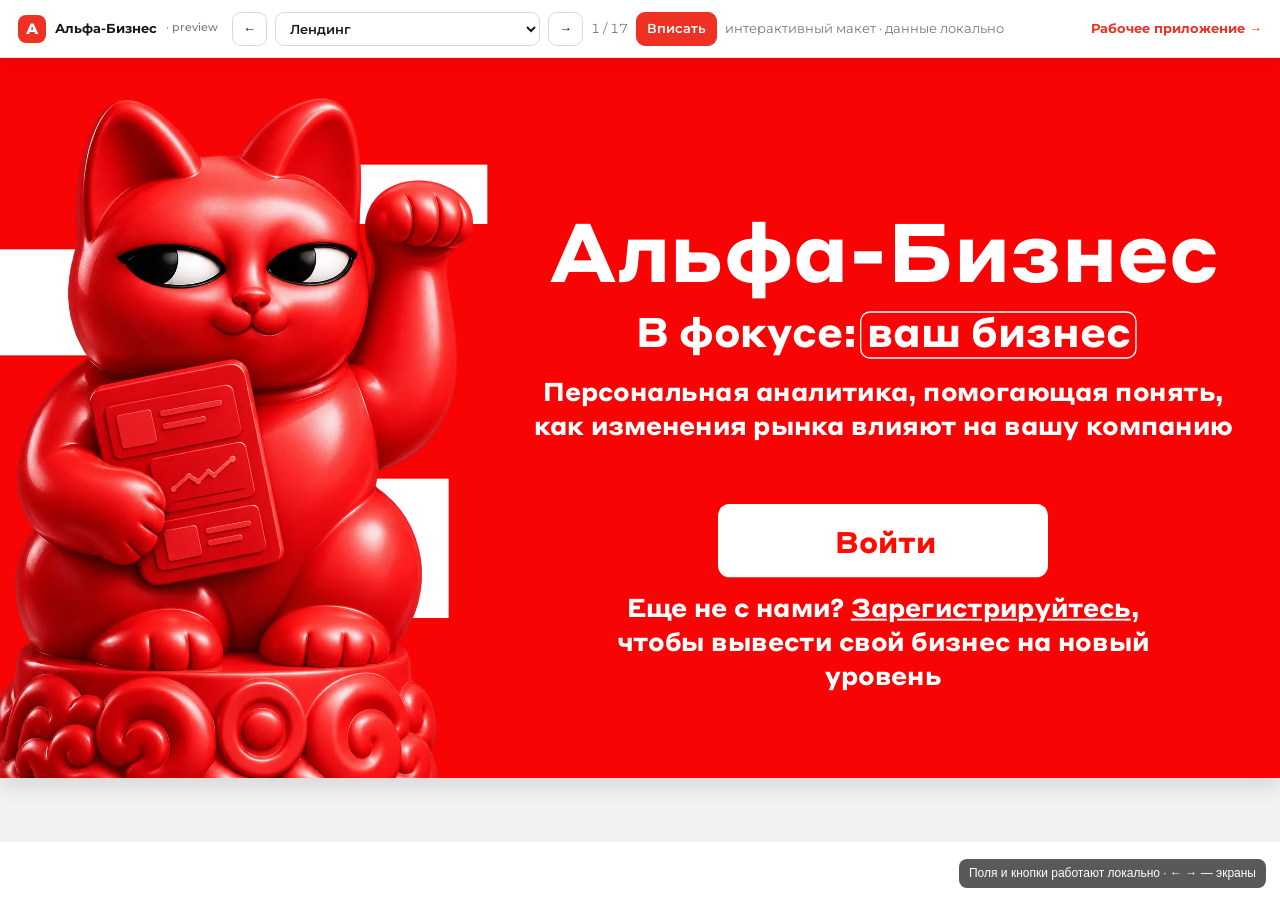
<file: static/preview/index.html>
<!DOCTYPE html>
<html lang="ru">
<head>
  <meta charset="UTF-8">
  <meta name="theme-color" content="#ef3124">
  <meta name="description" content="Интерактивный preview нового визуала Альфа-Бизнес: 17 экранов, формы, сценарии и навигация по макету.">
  <meta name="viewport" content="width=device-width, initial-scale=1.0">
  <title>Альфа-Бизнес — preview визуала</title>
  <link rel="stylesheet" href="css/font.css">
  <style>

* {
  box-sizing: border-box;
  margin: 0;
  padding: 0;
}

ol,ul,menu {
  padding-inline-start: 0;
  list-style: none;
}

ol li::marker, ul li::before {
  letter-spacing: 0;
}

.scroll-container > div {
  width: 100%;
}

.container > div {
  width: 100%;
}

.Pixso-canvas-0_1 > div {
  width: 100%;
}

html {
  width: 100%;
  height: 100%;
}

body {
  width: 100%;
  height: 100%;
  margin: 0;
  background-color: white;
}

span {
  word-break: break-word;
}

.container {
  width: 100%;
  height: 100%;
}

.scroll-container {
  height: 100%;
  width: 100%;
  overflow: auto;
}

.Pixso-canvas-0_1,.Pixso-frame-2001_3 {
  width: 100%;
  position: relative;
  flex-shrink: 0;
}

.Pixso-canvas-0_1 {
  height: 100%;
}

.Pixso-frame-2001_3,.Pixso-frame-2001_16,.Pixso-frame-2001_29,.Pixso-frame-2001_52,.Pixso-frame-2001_77,.Pixso-frame-2001_93,.Pixso-frame-2001_109,.Pixso-frame-2001_126,.Pixso-frame-2001_242,.Pixso-frame-2001_269,.Pixso-frame-2001_303,.Pixso-frame-2001_322,.Pixso-frame-2001_334,.Pixso-frame-2001_356,.Pixso-frame-2001_378,.Pixso-frame-2001_389,.Pixso-frame-2001_416 {
  height: 1080px;
  min-width: 1920px;
  overflow: hidden;
}

.Pixso-frame-2001_3 {
  background-color: rgba(248.85582, 4.411807, 4.411807, 1);
}

.Pixso-rectangle-2001_4,.Pixso-rectangle-2001_5,.Pixso-rectangle-2001_6 {
  position: absolute;
  background-color: rgba(255, 255, 255, 1);
}

.Pixso-rectangle-2001_4 {
  width: 428px;
  height: 159px;
  left: -125px;
  top: 287px;
}

.Pixso-rectangle-2001_5 {
  width: 428px;
  height: 89px;
  left: 303px;
  top: 160px;
}

.Pixso-rectangle-2001_6 {
  width: 458px;
  height: 209px;
  left: 215px;
  top: 631px;
}

.Pixso-paragraph-2001_7,.Pixso-text-2001_9,.Pixso-text-2001_10,.Pixso-text-2001_11,.Pixso-paragraph-2001_14,.Pixso-paragraph-2001_20,.Pixso-paragraph-2001_21,.Pixso-paragraph-2001_22,.Pixso-paragraph-2001_23,.Pixso-paragraph-2001_41,.Pixso-paragraph-2001_64,.Pixso-paragraph-2001_85,.Pixso-paragraph-2001_101,.Pixso-paragraph-2001_24,.Pixso-paragraph-2001_31,.Pixso-paragraph-2001_54,.Pixso-paragraph-2001_86,.Pixso-paragraph-2001_102,.Pixso-paragraph-2001_32,.Pixso-paragraph-2001_55,.Pixso-paragraph-2001_33,.Pixso-paragraph-2001_56,.Pixso-paragraph-2001_34,.Pixso-paragraph-2001_57,.Pixso-paragraph-2001_35,.Pixso-paragraph-2001_58,.Pixso-paragraph-2001_40,.Pixso-paragraph-2001_63,.Pixso-paragraph-2001_50,.Pixso-paragraph-2001_71,.Pixso-paragraph-2001_72,.Pixso-paragraph-2001_79,.Pixso-paragraph-2001_95,.Pixso-paragraph-2001_80,.Pixso-paragraph-2001_96,.Pixso-paragraph-2001_81,.Pixso-paragraph-2001_97,.Pixso-paragraph-2001_91,.Pixso-paragraph-2001_107,.Pixso-paragraph-2001_111,.Pixso-text-2001_112,.Pixso-text-2001_113,.Pixso-paragraph-2001_114,.Pixso-paragraph-2001_115,.Pixso-paragraph-2001_120,.Pixso-paragraph-2001_136,.Pixso-paragraph-2001_145,.Pixso-paragraph-2001_153,.Pixso-paragraph-2001_165,.Pixso-paragraph-2001_174,.Pixso-paragraph-2001_156,.Pixso-paragraph-2001_183,.Pixso-paragraph-2001_190,.Pixso-paragraph-2001_191,.Pixso-paragraph-2001_193,.Pixso-paragraph-2001_196,.Pixso-text-2001_197,.Pixso-paragraph-2001_199,.Pixso-paragraph-2001_204,.Pixso-paragraph-2001_207,.Pixso-paragraph-2001_200,.Pixso-paragraph-2001_203,.Pixso-paragraph-2001_206,.Pixso-paragraph-2001_201,.Pixso-paragraph-2001_208,.Pixso-paragraph-2001_209,.Pixso-paragraph-2001_264,.Pixso-paragraph-2001_275,.Pixso-paragraph-2001_317,.Pixso-paragraph-2001_329,.Pixso-paragraph-2001_351,.Pixso-paragraph-2001_373,.Pixso-paragraph-2001_384,.Pixso-paragraph-2001_210,.Pixso-paragraph-2001_265,.Pixso-paragraph-2001_276,.Pixso-paragraph-2001_318,.Pixso-paragraph-2001_330,.Pixso-paragraph-2001_352,.Pixso-paragraph-2001_385,.Pixso-paragraph-2001_211,.Pixso-paragraph-2001_266,.Pixso-paragraph-2001_277,.Pixso-paragraph-2001_319,.Pixso-paragraph-2001_331,.Pixso-paragraph-2001_375,.Pixso-paragraph-2001_386,.Pixso-paragraph-2001_212,.Pixso-paragraph-2001_320,.Pixso-paragraph-2001_332,.Pixso-paragraph-2001_354,.Pixso-paragraph-2001_376,.Pixso-paragraph-2001_387,.Pixso-paragraph-2001_213,.Pixso-paragraph-2001_216,.Pixso-paragraph-2001_220,.Pixso-paragraph-2001_217,.Pixso-paragraph-2001_221,.Pixso-paragraph-2001_228,.Pixso-paragraph-2001_234,.Pixso-paragraph-2001_235,.Pixso-paragraph-2001_237,.Pixso-paragraph-2001_240,.Pixso-paragraph-2001_243,.Pixso-paragraph-2001_270,.Pixso-paragraph-2001_304,.Pixso-paragraph-2001_323,.Pixso-paragraph-2001_338,.Pixso-paragraph-2001_360,.Pixso-paragraph-2001_383,.Pixso-paragraph-2001_390,.Pixso-paragraph-2001_247,.Pixso-paragraph-2001_248,.Pixso-paragraph-2001_272,.Pixso-paragraph-2001_255,.Pixso-paragraph-2001_258,.Pixso-paragraph-2001_262,.Pixso-paragraph-2001_267,.Pixso-paragraph-2001_278,.Pixso-paragraph-2001_268,.Pixso-paragraph-2001_279,.Pixso-paragraph-2001_321,.Pixso-paragraph-2001_333,.Pixso-paragraph-2001_355,.Pixso-paragraph-2001_377,.Pixso-paragraph-2001_388,.Pixso-paragraph-2001_274,.Pixso-paragraph-2001_289,.Pixso-paragraph-2001_290,.Pixso-paragraph-2001_291,.Pixso-paragraph-2001_293,.Pixso-paragraph-2001_295,.Pixso-paragraph-2001_296,.Pixso-paragraph-2001_299,.Pixso-paragraph-2001_301,.Pixso-paragraph-2001_305,.Pixso-paragraph-2001_309,.Pixso-paragraph-2001_310,.Pixso-paragraph-2001_311,.Pixso-paragraph-2001_312,.Pixso-paragraph-2001_324,.Pixso-paragraph-2001_326,.Pixso-paragraph-2001_327,.Pixso-paragraph-2001_336,.Pixso-paragraph-2001_358,.Pixso-paragraph-2001_337,.Pixso-paragraph-2001_359,.Pixso-paragraph-2001_342,.Pixso-paragraph-2001_343,.Pixso-paragraph-2001_344,.Pixso-paragraph-2001_345,.Pixso-paragraph-2001_346,.Pixso-paragraph-2001_347,.Pixso-paragraph-2001_348,.Pixso-paragraph-2001_349,.Pixso-paragraph-2001_353,.Pixso-paragraph-2001_364,.Pixso-paragraph-2001_365,.Pixso-paragraph-2001_366,.Pixso-paragraph-2001_367,.Pixso-paragraph-2001_368,.Pixso-paragraph-2001_369,.Pixso-paragraph-2001_370,.Pixso-paragraph-2001_371,.Pixso-paragraph-2001_374,.Pixso-paragraph-2001_381,.Pixso-paragraph-2001_382,.Pixso-text-2001_394,.Pixso-paragraph-2001_395,.Pixso-paragraph-2001_398,.Pixso-text-2001_402,.Pixso-paragraph-2001_410,.Pixso-paragraph-2001_411,.Pixso-paragraph-2001_429,.Pixso-paragraph-2001_412,.Pixso-paragraph-2001_430,.Pixso-paragraph-2001_413,.Pixso-paragraph-2001_431,.Pixso-paragraph-2001_414,.Pixso-paragraph-2001_415,.Pixso-paragraph-2001_433,.Pixso-paragraph-2001_418,.Pixso-paragraph-2001_419,.Pixso-paragraph-2001_420,.Pixso-paragraph-2001_423,.Pixso-paragraph-2001_424,.Pixso-paragraph-2001_428,.Pixso-paragraph-2001_427,.Pixso-paragraph-2001_432,.Pixso-paragraph-2001_434 {
  font-weight: 700;
  letter-spacing: 0em;
  height: auto;
}

.Pixso-paragraph-2001_7,.Pixso-text-2001_9,.Pixso-text-2001_10,.Pixso-paragraph-2001_14,.Pixso-paragraph-2001_20,.Pixso-paragraph-2001_21,.Pixso-paragraph-2001_22,.Pixso-paragraph-2001_23,.Pixso-paragraph-2001_41,.Pixso-paragraph-2001_64,.Pixso-paragraph-2001_85,.Pixso-paragraph-2001_101,.Pixso-paragraph-2001_24,.Pixso-paragraph-2001_31,.Pixso-paragraph-2001_54,.Pixso-paragraph-2001_86,.Pixso-paragraph-2001_102,.Pixso-paragraph-2001_32,.Pixso-paragraph-2001_55,.Pixso-paragraph-2001_33,.Pixso-paragraph-2001_56,.Pixso-paragraph-2001_34,.Pixso-paragraph-2001_57,.Pixso-paragraph-2001_35,.Pixso-paragraph-2001_58,.Pixso-paragraph-2001_40,.Pixso-paragraph-2001_63,.Pixso-paragraph-2001_50,.Pixso-paragraph-2001_71,.Pixso-paragraph-2001_72,.Pixso-paragraph-2001_79,.Pixso-paragraph-2001_95,.Pixso-paragraph-2001_80,.Pixso-paragraph-2001_96,.Pixso-paragraph-2001_81,.Pixso-paragraph-2001_97,.Pixso-paragraph-2001_91,.Pixso-paragraph-2001_107,.Pixso-paragraph-2001_111,.Pixso-paragraph-2001_114,.Pixso-paragraph-2001_115,.Pixso-paragraph-2001_120,.Pixso-paragraph-2001_136,.Pixso-paragraph-2001_145,.Pixso-paragraph-2001_153,.Pixso-paragraph-2001_165,.Pixso-paragraph-2001_174,.Pixso-paragraph-2001_156,.Pixso-paragraph-2001_183,.Pixso-paragraph-2001_190,.Pixso-paragraph-2001_191,.Pixso-paragraph-2001_193,.Pixso-paragraph-2001_196,.Pixso-text-2001_197,.Pixso-paragraph-2001_199,.Pixso-paragraph-2001_204,.Pixso-paragraph-2001_207,.Pixso-paragraph-2001_200,.Pixso-paragraph-2001_203,.Pixso-paragraph-2001_206,.Pixso-paragraph-2001_201,.Pixso-paragraph-2001_208,.Pixso-paragraph-2001_209,.Pixso-paragraph-2001_264,.Pixso-paragraph-2001_275,.Pixso-paragraph-2001_317,.Pixso-paragraph-2001_329,.Pixso-paragraph-2001_351,.Pixso-paragraph-2001_373,.Pixso-paragraph-2001_384,.Pixso-paragraph-2001_210,.Pixso-paragraph-2001_265,.Pixso-paragraph-2001_276,.Pixso-paragraph-2001_318,.Pixso-paragraph-2001_330,.Pixso-paragraph-2001_352,.Pixso-paragraph-2001_385,.Pixso-paragraph-2001_211,.Pixso-paragraph-2001_266,.Pixso-paragraph-2001_277,.Pixso-paragraph-2001_319,.Pixso-paragraph-2001_331,.Pixso-paragraph-2001_375,.Pixso-paragraph-2001_386,.Pixso-paragraph-2001_212,.Pixso-paragraph-2001_320,.Pixso-paragraph-2001_332,.Pixso-paragraph-2001_354,.Pixso-paragraph-2001_376,.Pixso-paragraph-2001_387,.Pixso-paragraph-2001_213,.Pixso-paragraph-2001_216,.Pixso-paragraph-2001_220,.Pixso-paragraph-2001_217,.Pixso-paragraph-2001_221,.Pixso-paragraph-2001_228,.Pixso-paragraph-2001_234,.Pixso-paragraph-2001_235,.Pixso-paragraph-2001_237,.Pixso-paragraph-2001_240,.Pixso-paragraph-2001_243,.Pixso-paragraph-2001_270,.Pixso-paragraph-2001_304,.Pixso-paragraph-2001_323,.Pixso-paragraph-2001_338,.Pixso-paragraph-2001_360,.Pixso-paragraph-2001_383,.Pixso-paragraph-2001_390,.Pixso-paragraph-2001_255,.Pixso-paragraph-2001_267,.Pixso-paragraph-2001_278,.Pixso-paragraph-2001_268,.Pixso-paragraph-2001_279,.Pixso-paragraph-2001_321,.Pixso-paragraph-2001_333,.Pixso-paragraph-2001_355,.Pixso-paragraph-2001_377,.Pixso-paragraph-2001_388,.Pixso-paragraph-2001_274,.Pixso-paragraph-2001_289,.Pixso-paragraph-2001_291,.Pixso-paragraph-2001_293,.Pixso-paragraph-2001_295,.Pixso-paragraph-2001_299,.Pixso-paragraph-2001_301,.Pixso-paragraph-2001_305,.Pixso-paragraph-2001_312,.Pixso-paragraph-2001_324,.Pixso-paragraph-2001_326,.Pixso-paragraph-2001_327,.Pixso-paragraph-2001_336,.Pixso-paragraph-2001_358,.Pixso-paragraph-2001_337,.Pixso-paragraph-2001_359,.Pixso-paragraph-2001_342,.Pixso-paragraph-2001_343,.Pixso-paragraph-2001_344,.Pixso-paragraph-2001_345,.Pixso-paragraph-2001_346,.Pixso-paragraph-2001_347,.Pixso-paragraph-2001_348,.Pixso-paragraph-2001_349,.Pixso-paragraph-2001_353,.Pixso-paragraph-2001_364,.Pixso-paragraph-2001_365,.Pixso-paragraph-2001_366,.Pixso-paragraph-2001_367,.Pixso-paragraph-2001_368,.Pixso-paragraph-2001_369,.Pixso-paragraph-2001_370,.Pixso-paragraph-2001_371,.Pixso-paragraph-2001_374,.Pixso-paragraph-2001_381,.Pixso-paragraph-2001_382,.Pixso-paragraph-2001_410,.Pixso-paragraph-2001_411,.Pixso-paragraph-2001_429,.Pixso-paragraph-2001_412,.Pixso-paragraph-2001_430,.Pixso-paragraph-2001_413,.Pixso-paragraph-2001_431,.Pixso-paragraph-2001_414,.Pixso-paragraph-2001_415,.Pixso-paragraph-2001_433,.Pixso-paragraph-2001_418,.Pixso-paragraph-2001_419,.Pixso-paragraph-2001_420,.Pixso-paragraph-2001_423,.Pixso-paragraph-2001_432,.Pixso-paragraph-2001_434 {
  width: auto;
  flex-grow: 0;
}

.Pixso-paragraph-2001_7 {
  font-size: 122.685921px;
  font-family: "Styrene A LC-Bold";
  text-align: left;
  text-decoration: none;
  color: rgba(255, 255, 255, 1);
  position: absolute;
  left: 50%;
  top: 209px;
  transform: translateX(calc(-50% + 365.254395px));
  white-space: pre;
}

.Pixso-rectangle-2001_8 {
  width: 100%;
  height: 100%;
  position: relative;
  border-radius: 15px 15px 15px 15px;
  z-index: 0;
}

.stroke-wrapper-2001_8 {
  position: absolute;
  isolation: isolate;
  left: 1290px;
  top: 380px;
  width: 415px;
  height: 71px;
}

.stroke-2001_8,.stroke-2001_215,.stroke-2001_219,.stroke-2001_282,.stroke-2001_283,.stroke-2001_284,.stroke-2001_285 {
  pointer-events: none;
  z-index: 1;
  border-style: solid;
  box-sizing: border-box;
}

.stroke-2001_8 {
  position: absolute;
  inset: 0px;
  border-radius: 15px 15px 15px 15px;
  border-width: 2px 2px 2px 2px;
  border-color: rgba(255, 255, 255, 1);
}

.Pixso-text-2001_9 {
  font-size: 61.34296px;
  font-family: "Styrene A LC-Bold";
  text-align: left;
  text-decoration: none;
  color: rgba(255, 255, 255, 1);
  position: absolute;
  left: 50%;
  top: 370.023438px;
  transform: translateX(calc(-50% + 365.06689500000005px));
  white-space: nowrap;
}

.Pixso-paragraph-2001_9_0 {
  line-height: 81px;
  position: relative;
  flex-shrink: 0;
}

.Pixso-span-2001_9_0_1,.Pixso-span-2001_9_0_2 {
  text-decoration: none;
  position: relative;
  flex-shrink: 0;
}

.Pixso-text-2001_10 {
  font-size: 38.339352px;
  font-family: "Styrene A LC-Bold";
  text-align: center;
  line-height: 112%;
  text-decoration: none;
  color: rgba(255, 255, 255, 1);
  position: absolute;
  left: 801px;
  top: 476.417969px;
  white-space: nowrap;
}

.Pixso-paragraph-2001_10_0,.Pixso-span-2001_10_0_1,.Pixso-paragraph-2001_10_1,.Pixso-span-2001_10_1_1 {
  position: relative;
  flex-shrink: 0;
}

.Pixso-paragraph-2001_10_0,.Pixso-paragraph-2001_10_1 {
  line-height: 50.377907px;
}

.Pixso-span-2001_10_0_1,.Pixso-span-2001_10_1_1 {
  text-decoration: none;
}

.Pixso-text-2001_11,.Pixso-symbol-2001_12,.Pixso-rectangle-2001_18,.Pixso-rectangle-2001_19,.Pixso-rectangle-2001_30,.Pixso-rectangle-2001_53,.Pixso-rectangle-2001_78,.Pixso-rectangle-2001_94,.Pixso-rectangle-2001_110,.Pixso-rectangle-2001_36,.Pixso-rectangle-2001_59,.Pixso-rectangle-2001_37,.Pixso-rectangle-2001_60,.Pixso-rectangle-2001_38,.Pixso-rectangle-2001_61,.Pixso-rectangle-2001_39,.Pixso-rectangle-2001_62,.Pixso-rectangle-2001_82,.Pixso-rectangle-2001_98,.Pixso-rectangle-2001_83,.Pixso-rectangle-2001_99,.Pixso-rectangle-2001_84,.Pixso-rectangle-2001_100,.Pixso-text-2001_112,.Pixso-text-2001_113,.Pixso-group-2001_222,.Pixso-rectangle-2001_244,.Pixso-rectangle-2001_271,.Pixso-rectangle-2001_391,.Pixso-group-2001_250,.Pixso-group-2001_280,.Pixso-rectangle-2001_325 {
  margin-left: auto;
  margin-right: auto;
}

.Pixso-text-2001_11 {
  font-size: 38.339352px;
  font-family: "Styrene A LC-Bold";
  text-align: center;
  line-height: 112%;
  text-decoration: none;
  color: rgba(255, 255, 255, 1);
  width: 983.404358px;
  position: absolute;
  left: 364.702179px;
  right: -364.702179px;
  top: 800.046875px;
}

.Pixso-paragraph-2001_11_0,.Pixso-span-2001_11_0_1,.Pixso-span-2001_11_0_2,.Pixso-span-2001_11_0_3,.Pixso-paragraph-2001_11_1,.Pixso-span-2001_11_1_1 {
  position: relative;
  flex-shrink: 0;
}

.Pixso-paragraph-2001_11_0 {
  line-height: 50.377907px;
}

.Pixso-span-2001_11_0_1 {
  line-height: 112%;
  text-decoration: none;
}

.Pixso-span-2001_11_0_2 {
  line-height: 112%;
  text-decoration: underline;
}

.Pixso-span-2001_11_0_3 {
  line-height: 112%;
  text-decoration: none;
}

.Pixso-paragraph-2001_11_1 {
  line-height: 50.377907px;
}

.Pixso-span-2001_11_1_1 {
  line-height: 112%;
  text-decoration: none;
}

.Pixso-symbol-2001_12 {
  width: 495.7005px;
  height: 110.401001px;
  position: absolute;
  left: 364.55239800000004px;
  right: -364.55239800000004px;
  top: 669px;
}

.Pixso-rectangle-2001_13 {
  width: 100%;
  height: 100%;
  position: absolute;
  left: 0%;
  right: 0%;
  top: 0%;
  bottom: 0%;
  border-radius: 17.277447px 17.277447px 17.277447px 17.277447px;
  background-color: rgba(255, 255, 255, 1);
}

.Pixso-paragraph-2001_14 {
  font-size: 44.160404px;
  font-family: "Styrene A LC-Bold";
  text-align: left;
  text-decoration: none;
  color: rgba(254.573792, 10.612644, 1.381682, 1);
  position: absolute;
  left: 35.41%;
  right: 33.92%;
  top: 25%;
  bottom: 22.47%;
  white-space: pre;
}

.Pixso-rectangle-2001_15,.Pixso-rectangle-2001_28,.Pixso-rectangle-2001_49,.Pixso-rectangle-2001_76,.Pixso-rectangle-2001_90,.Pixso-rectangle-2001_106,.Pixso-rectangle-2001_119,.Pixso-rectangle-2001_182,.Pixso-rectangle-2001_227,.Pixso-rectangle-2001_233,.Pixso-rectangle-2001_254,.Pixso-rectangle-2001_259,.Pixso-rectangle-2001_263,.Pixso-rectangle-2001_288,.Pixso-rectangle-2001_292,.Pixso-rectangle-2001_335,.Pixso-rectangle-2001_357,.Pixso-rectangle-2001_399,.Pixso-rectangle-2001_403,.Pixso-rectangle-2001_409 {
  background-size: cover;
  background-position: center;
}

.Pixso-rectangle-2001_15 {
  width: 814px;
  height: 1221px;
  position: absolute;
  left: -79px;
  top: 0px;
  background-image: url(./image/547a87cfcf41e420e8cb52fe004b5bf46f02c8da.webp);
  background-repeat: no-repeat;
}

.Pixso-frame-2001_16 {
  width: 100%;
  position: relative;
  flex-shrink: 0;
  background-color: rgba(248.85582, 4.411807, 4.411807, 1);
}

.Pixso-rectangle-2001_17,.Pixso-rectangle-2001_30,.Pixso-rectangle-2001_53,.Pixso-rectangle-2001_78,.Pixso-rectangle-2001_94,.Pixso-rectangle-2001_110 {
  width: 819px;
  height: 819px;
  border-radius: 25px 25px 25px 25px;
}

.Pixso-rectangle-2001_17 {
  position: absolute;
  left: 551px;
  top: 130px;
  background-color: rgba(255, 255, 255, 1);
}

.Pixso-rectangle-2001_18,.Pixso-rectangle-2001_19,.Pixso-rectangle-2001_30,.Pixso-rectangle-2001_53,.Pixso-rectangle-2001_78,.Pixso-rectangle-2001_94,.Pixso-rectangle-2001_110,.Pixso-rectangle-2001_36,.Pixso-rectangle-2001_59,.Pixso-rectangle-2001_38,.Pixso-rectangle-2001_61,.Pixso-rectangle-2001_39,.Pixso-rectangle-2001_62,.Pixso-rectangle-2001_82,.Pixso-rectangle-2001_98,.Pixso-rectangle-2001_83,.Pixso-rectangle-2001_99,.Pixso-rectangle-2001_84,.Pixso-rectangle-2001_100,.Pixso-text-2001_113,.Pixso-rectangle-2001_244,.Pixso-rectangle-2001_271,.Pixso-rectangle-2001_391,.Pixso-rectangle-2001_325 {
  left: -0.5px;
  right: 0.5px;
}

.Pixso-rectangle-2001_18,.Pixso-rectangle-2001_19,.Pixso-rectangle-2001_82,.Pixso-rectangle-2001_98,.Pixso-rectangle-2001_83,.Pixso-rectangle-2001_99,.Pixso-rectangle-2001_84,.Pixso-rectangle-2001_100 {
  width: 653px;
  height: 100px;
  position: absolute;
  border-radius: 15px 15px 15px 15px;
  background-color: rgba(217, 217, 217, 1);
}

.Pixso-rectangle-2001_18 {
  top: 613px;
}

.Pixso-rectangle-2001_19 {
  top: 416px;
}

.Pixso-paragraph-2001_20,.Pixso-paragraph-2001_21,.Pixso-paragraph-2001_22 {
  font-family: "Styrene A LC-Bold";
  text-align: left;
  text-decoration: none;
  color: rgba(248.85582, 4.411807, 4.411807, 1);
  position: absolute;
  white-space: pre;
}

.Pixso-paragraph-2001_20 {
  font-size: 34.200001px;
  left: 633px;
  top: 359px;
}

.Pixso-paragraph-2001_21 {
  font-size: 34.200001px;
  left: 633px;
  top: 556px;
}

.Pixso-paragraph-2001_22 {
  font-size: 96px;
  left: 795px;
  top: 160px;
}

.Pixso-paragraph-2001_23,.Pixso-paragraph-2001_41,.Pixso-paragraph-2001_64,.Pixso-paragraph-2001_85,.Pixso-paragraph-2001_101,.Pixso-paragraph-2001_24 {
  font-family: "Styrene A LC-Bold";
  position: absolute;
  white-space: pre;
}

.Pixso-paragraph-2001_23,.Pixso-paragraph-2001_41,.Pixso-paragraph-2001_64,.Pixso-paragraph-2001_85,.Pixso-paragraph-2001_101,.Pixso-paragraph-2001_114,.Pixso-paragraph-2001_235,.Pixso-paragraph-2001_243,.Pixso-paragraph-2001_270,.Pixso-paragraph-2001_304,.Pixso-paragraph-2001_323,.Pixso-paragraph-2001_338,.Pixso-paragraph-2001_360,.Pixso-paragraph-2001_383,.Pixso-paragraph-2001_390,.Pixso-paragraph-2001_420 {
  font-size: 32.488548px;
  left: 44px;
  top: 42px;
}

.Pixso-paragraph-2001_23,.Pixso-paragraph-2001_41,.Pixso-paragraph-2001_64,.Pixso-paragraph-2001_85,.Pixso-paragraph-2001_101 {
  text-align: left;
  text-decoration: none;
  color: rgba(255, 255, 255, 1);
}

.Pixso-paragraph-2001_24 {
  font-size: 34.200424px;
  text-align: center;
  line-height: 112%;
  text-decoration: underline;
  color: rgba(248.85582, 4.411807, 4.411807, 1);
  left: 50%;
  top: 843px;
  transform: translateX(calc(-50% + 0.5px));
}

.Pixso-rectangle-2001_25,.Pixso-rectangle-2001_46,.Pixso-rectangle-2001_73,.Pixso-rectangle-2001_87,.Pixso-rectangle-2001_103,.Pixso-rectangle-2001_116 {
  height: 94px;
  left: -121px;
  top: 452px;
}

.Pixso-rectangle-2001_25,.Pixso-rectangle-2001_46,.Pixso-rectangle-2001_73,.Pixso-rectangle-2001_87,.Pixso-rectangle-2001_103,.Pixso-rectangle-2001_26,.Pixso-rectangle-2001_47,.Pixso-rectangle-2001_74,.Pixso-rectangle-2001_88,.Pixso-rectangle-2001_104 {
  width: 321px;
  position: absolute;
  background-color: rgba(255, 255, 255, 1);
}

.Pixso-rectangle-2001_26,.Pixso-rectangle-2001_47,.Pixso-rectangle-2001_74,.Pixso-rectangle-2001_88,.Pixso-rectangle-2001_104,.Pixso-rectangle-2001_117 {
  height: 53px;
  left: 200px;
  top: 376px;
}

.Pixso-rectangle-2001_27,.Pixso-rectangle-2001_48,.Pixso-rectangle-2001_75,.Pixso-rectangle-2001_89,.Pixso-rectangle-2001_105,.Pixso-rectangle-2001_118 {
  width: 343px;
  left: 134px;
  top: 656px;
}

.Pixso-rectangle-2001_27,.Pixso-rectangle-2001_48,.Pixso-rectangle-2001_75,.Pixso-rectangle-2001_89,.Pixso-rectangle-2001_105 {
  height: 125px;
  position: absolute;
  background-color: rgba(255, 255, 255, 1);
}

.Pixso-rectangle-2001_28,.Pixso-rectangle-2001_49,.Pixso-rectangle-2001_76,.Pixso-rectangle-2001_90,.Pixso-rectangle-2001_106,.Pixso-rectangle-2001_119 {
  width: 462px;
  height: 693px;
  left: -9px;
  top: 168px;
  transform: rotate(-6.893943deg);
  background-image: url(./image/4f1775b8b2d2101a04dad6a4f9152878aa32914e.webp);
}

.Pixso-rectangle-2001_28,.Pixso-rectangle-2001_49,.Pixso-rectangle-2001_76,.Pixso-rectangle-2001_90,.Pixso-rectangle-2001_106 {
  position: absolute;
  background-repeat: no-repeat;
}

.Pixso-frame-2001_29,.Pixso-frame-2001_52,.Pixso-frame-2001_77,.Pixso-frame-2001_93,.Pixso-frame-2001_109 {
  width: 100%;
  position: relative;
  flex-shrink: 0;
  background-color: rgba(254.573792, 10.612644, 1.381682, 1);
}

.Pixso-rectangle-2001_30,.Pixso-rectangle-2001_53,.Pixso-rectangle-2001_78,.Pixso-rectangle-2001_94,.Pixso-rectangle-2001_110 {
  position: absolute;
  top: -13.5px;
  bottom: 13.5px;
  margin-top: auto;
  margin-bottom: auto;
  background-color: rgba(255, 255, 255, 1);
}

.Pixso-paragraph-2001_31,.Pixso-paragraph-2001_54,.Pixso-paragraph-2001_86,.Pixso-paragraph-2001_102,.Pixso-paragraph-2001_32,.Pixso-paragraph-2001_55,.Pixso-paragraph-2001_33,.Pixso-paragraph-2001_56,.Pixso-paragraph-2001_34,.Pixso-paragraph-2001_57,.Pixso-paragraph-2001_35,.Pixso-paragraph-2001_58 {
  font-family: "Montserrat-Bold";
  text-align: left;
  text-decoration: none;
  color: rgba(248.85582, 4.411807, 4.411807, 1);
  position: absolute;
  white-space: pre;
}

.Pixso-paragraph-2001_31,.Pixso-paragraph-2001_54,.Pixso-paragraph-2001_86,.Pixso-paragraph-2001_102,.Pixso-paragraph-2001_115 {
  top: 177px;
  transform: translateX(calc(-50% + -0.5px));
}

.Pixso-paragraph-2001_31,.Pixso-paragraph-2001_54,.Pixso-paragraph-2001_86,.Pixso-paragraph-2001_102 {
  font-size: 64px;
  left: 50%;
}

.Pixso-paragraph-2001_32,.Pixso-paragraph-2001_55 {
  font-size: 24px;
  left: 633px;
  top: 319px;
}

.Pixso-paragraph-2001_33,.Pixso-paragraph-2001_56 {
  font-size: 24px;
  left: 633px;
  top: 453px;
}

.Pixso-paragraph-2001_34,.Pixso-paragraph-2001_57 {
  font-size: 24px;
  left: 633px;
  top: 588px;
}

.Pixso-paragraph-2001_35,.Pixso-paragraph-2001_58 {
  font-size: 24px;
  left: 634px;
  top: 723px;
}

.Pixso-rectangle-2001_36,.Pixso-rectangle-2001_59,.Pixso-rectangle-2001_37,.Pixso-rectangle-2001_60,.Pixso-rectangle-2001_38,.Pixso-rectangle-2001_61,.Pixso-rectangle-2001_39,.Pixso-rectangle-2001_62 {
  width: 653px;
  height: 80px;
  position: absolute;
  border-radius: 15px 15px 15px 15px;
  background-color: rgba(217, 217, 217, 1);
}

.Pixso-rectangle-2001_36,.Pixso-rectangle-2001_59 {
  top: 353px;
}

.Pixso-rectangle-2001_37,.Pixso-rectangle-2001_60,.Pixso-text-2001_112 {
  left: 0.5px;
  right: -0.5px;
}

.Pixso-rectangle-2001_37,.Pixso-rectangle-2001_60 {
  top: 622px;
}

.Pixso-rectangle-2001_38,.Pixso-rectangle-2001_61 {
  top: 757px;
}

.Pixso-rectangle-2001_39,.Pixso-rectangle-2001_62 {
  top: 487px;
}

.Pixso-paragraph-2001_40,.Pixso-paragraph-2001_63 {
  font-size: 13px;
  font-family: "Montserrat-Bold";
  text-align: left;
  text-decoration: none;
  color: rgba(217, 217, 217, 1);
  position: absolute;
  left: 634px;
  top: 842px;
  white-space: pre;
}

.Pixso-vector-2001_42,.Pixso-vector-2001_43,.Pixso-vector-2001_44,.Pixso-vector-2001_45,.Pixso-vector-2001_51,.Pixso-vector-2001_65,.Pixso-vector-2001_66,.Pixso-vector-2001_69,.Pixso-vector-2001_70 {
  background-size: 100% 100%;
  background-repeat: no-repeat;
  position: absolute;
}

.Pixso-vector-2001_42,.Pixso-vector-2001_43,.Pixso-vector-2001_65,.Pixso-vector-2001_66 {
  width: 47px;
  height: 47px;
  left: 646px;
}

.Pixso-vector-2001_42 {
  background-image: url(./image/Ellipse740.svg);
  top: 503px;
}

.Pixso-vector-2001_43 {
  background-image: url(./image/Ellipse750.svg);
  top: 638px;
}

.Pixso-vector-2001_44,.Pixso-vector-2001_45,.Pixso-vector-2001_69,.Pixso-vector-2001_70 {
  width: 27.318359375px;
  height: 27.6142578125px;
  left: 656px;
}

.Pixso-vector-2001_44 {
  background-image: url(./image/Vector_2001_44.svg);
  top: 513px;
}

.Pixso-vector-2001_45 {
  background-image: url(./image/Vector_2001_45.svg);
  top: 648px;
}

.Pixso-paragraph-2001_50 {
  font-size: 38.037739px;
  font-family: "Montserrat-Bold";
  text-align: left;
  text-decoration: none;
  color: rgba(255, 255, 255, 1);
  position: absolute;
  left: 1201px;
  top: 944px;
  white-space: pre;
}

.Pixso-vector-2001_51 {
  width: 38.0380859375px;
  height: 18.169921875px;
  background-image: url(./image/Arrow79.svg);
  left: 1334px;
  top: 971px;
}

.Pixso-vector-2001_65 {
  background-image: url(./image/Ellipse74.svg);
  top: 503px;
}

.Pixso-vector-2001_66 {
  background-image: url(./image/Ellipse75.svg);
  top: 638px;
}

.Pixso-rectangle-2001_67,.Pixso-rectangle-2001_68 {
  height: 51px;
  position: absolute;
  left: 708px;
  border-radius: 15px 15px 15px 15px;
  background-color: rgba(255, 255, 255, 1);
}

.Pixso-rectangle-2001_67 {
  width: 210px;
  top: 636px;
}

.Pixso-rectangle-2001_68 {
  width: 240px;
  top: 501px;
}

.Pixso-vector-2001_69 {
  background-image: url(./image/Vector_2001_69.svg);
  top: 513px;
}

.Pixso-vector-2001_70 {
  background-image: url(./image/Vector_2001_70.svg);
  top: 648px;
}

.Pixso-paragraph-2001_71,.Pixso-paragraph-2001_72,.Pixso-paragraph-2001_79,.Pixso-paragraph-2001_95,.Pixso-paragraph-2001_80,.Pixso-paragraph-2001_96,.Pixso-paragraph-2001_81,.Pixso-paragraph-2001_97 {
  font-size: 24px;
  font-family: "Montserrat-Bold";
  text-align: left;
  text-decoration: none;
  color: rgba(248.85582, 4.411807, 4.411807, 1);
  position: absolute;
  white-space: pre;
}

.Pixso-paragraph-2001_71 {
  left: 728px;
  top: 647px;
}

.Pixso-paragraph-2001_72 {
  left: 728px;
  top: 512px;
}

.Pixso-paragraph-2001_79,.Pixso-paragraph-2001_95 {
  left: 633px;
  top: 311px;
}

.Pixso-paragraph-2001_80,.Pixso-paragraph-2001_96 {
  left: 633px;
  top: 473px;
}

.Pixso-paragraph-2001_81,.Pixso-paragraph-2001_97 {
  left: 633px;
  top: 642px;
}

.Pixso-rectangle-2001_82,.Pixso-rectangle-2001_98 {
  top: 345px;
}

.Pixso-rectangle-2001_83,.Pixso-rectangle-2001_99,.Pixso-paragraph-2001_344,.Pixso-paragraph-2001_366 {
  top: 676px;
}

.Pixso-rectangle-2001_84,.Pixso-rectangle-2001_100 {
  top: 507px;
}

.Pixso-paragraph-2001_91 {
  font-size: 38.037739px;
  font-family: "Montserrat-Bold";
  text-align: right;
  text-decoration: none;
  color: rgba(255, 255, 255, 1);
  position: absolute;
  left: 1093px;
  top: 944px;
  white-space: pre;
}

.Pixso-vector-2001_92 {
  width: 38.0380859375px;
  height: 18.169921875px;
  background-image: url(./image/Arrow78.svg);
  background-size: 100% 100%;
  background-repeat: no-repeat;
  position: absolute;
  left: 1334.13208px;
  top: 971px;
}

.Pixso-paragraph-2001_107 {
  font-size: 38.037739px;
  font-family: "Montserrat-Bold";
  text-align: right;
  text-decoration: none;
  color: rgba(255, 255, 255, 1);
  position: absolute;
  left: 1194px;
  top: 944px;
  white-space: pre;
}

.Pixso-vector-2001_108 {
  width: 38.03759765625px;
  height: 18.169921875px;
  background-image: url(./image/Arrow77.svg);
  background-size: 100% 100%;
  background-repeat: no-repeat;
  position: absolute;
  left: 1334.13208px;
  top: 971px;
}

.Pixso-paragraph-2001_111,.Pixso-text-2001_112 {
  font-size: 24px;
  font-family: "Montserrat-Bold";
  text-align: center;
  text-decoration: none;
  color: rgba(248.85582, 4.411807, 4.411807, 1);
  position: absolute;
}

.Pixso-paragraph-2001_111 {
  left: 50%;
  top: 293px;
  transform: translateX(calc(-50% + 0px));
  white-space: pre;
}

.Pixso-text-2001_112 {
  width: 705px;
  top: 353px;
}

.Pixso-paragraph-2001_112_0,.Pixso-span-2001_112_0_1,.Pixso-paragraph-2001_112_1,.Pixso-span-2001_112_1_1,.Pixso-paragraph-2001_112_2,.Pixso-span-2001_112_2_1,.Pixso-paragraph-2001_112_3,.Pixso-span-2001_112_3_1 {
  position: relative;
  flex-shrink: 0;
}

.Pixso-paragraph-2001_112_0,.Pixso-paragraph-2001_112_1,.Pixso-paragraph-2001_112_2,.Pixso-paragraph-2001_112_3,.Pixso-paragraph-2001_113_0,.Pixso-paragraph-2001_113_1 {
  line-height: 29.256001px;
}

.Pixso-span-2001_112_0_1,.Pixso-span-2001_112_1_1,.Pixso-span-2001_112_2_1,.Pixso-span-2001_112_3_1 {
  text-decoration: none;
}

.Pixso-text-2001_113 {
  font-size: 24px;
  font-family: "Montserrat-Bold";
  text-align: center;
  text-decoration: none;
  color: rgba(248.85582, 4.411807, 4.411807, 1);
  width: 705px;
  position: absolute;
  top: 781px;
}

.Pixso-paragraph-2001_113_0,.Pixso-span-2001_113_0_1,.Pixso-paragraph-2001_113_1,.Pixso-span-2001_113_1_1 {
  position: relative;
  flex-shrink: 0;
}

.Pixso-span-2001_113_0_1,.Pixso-span-2001_113_1_1 {
  text-decoration: none;
}

.Pixso-paragraph-2001_113_2,.Pixso-paragraph-2001_113_3 {
  line-height: 29.256001px;
  position: relative;
  flex-shrink: 0;
}

.Pixso-span-2001_113_3_1 {
  text-decoration: none;
  position: relative;
  flex-shrink: 0;
}

.Pixso-paragraph-2001_114,.Pixso-paragraph-2001_115 {
  text-align: left;
  text-decoration: none;
  position: absolute;
  white-space: pre;
}

.Pixso-paragraph-2001_114 {
  font-family: "Styrene A LC-Bold";
  color: rgba(255, 255, 255, 1);
}

.Pixso-paragraph-2001_115 {
  font-size: 64px;
  font-family: "Montserrat-Bold";
  color: rgba(248.85582, 4.411807, 4.411807, 1);
  left: 50%;
}

.Pixso-rectangle-2001_116,.Pixso-rectangle-2001_117,.Pixso-rectangle-2001_118 {
  position: absolute;
  background-color: rgba(255, 255, 255, 1);
}

.Pixso-rectangle-2001_116,.Pixso-rectangle-2001_117 {
  width: 321px;
}

.Pixso-rectangle-2001_118 {
  height: 125px;
}

.Pixso-rectangle-2001_119 {
  position: absolute;
  background-repeat: no-repeat;
}

.Pixso-paragraph-2001_120 {
  font-size: 38.037739px;
  font-family: "Montserrat-Bold";
  text-align: right;
  text-decoration: none;
  color: rgba(255, 255, 255, 1);
  position: absolute;
  left: 876px;
  top: 944px;
  white-space: pre;
}

.Pixso-vector-2001_121 {
  width: 38.0380859375px;
  height: 18.169921875px;
  background-image: url(./image/Arrow76.svg);
  background-size: 100% 100%;
  background-repeat: no-repeat;
  position: absolute;
  left: 1334.13208px;
  top: 971px;
}

.Pixso-rectangle-2001_122,.Pixso-rectangle-2001_123,.Pixso-rectangle-2001_124,.Pixso-rectangle-2001_125 {
  height: 207px;
  position: absolute;
  top: 521px;
  border-radius: 17px 17px 17px 17px;
  background-color: rgba(217, 217, 217, 1);
}

.Pixso-rectangle-2001_122 {
  width: 148px;
  left: 638px;
}

.Pixso-rectangle-2001_123 {
  width: 149px;
  left: 803px;
}

.Pixso-rectangle-2001_124 {
  width: 149px;
  left: 968px;
}

.Pixso-rectangle-2001_125 {
  width: 148px;
  left: 1134px;
}

.Pixso-frame-2001_126 {
  width: 100%;
  position: relative;
  flex-shrink: 0;
  background-color: rgba(255, 255, 255, 1);
}

.Pixso-rectangle-2001_127 {
  width: 438px;
  height: 776px;
  position: absolute;
  left: 45px;
  top: 243px;
  border-radius: 20px 20px 20px 20px;
  background-color: rgba(248.85582, 4.411807, 4.411807, 1);
}

.Pixso-group-2001_128 {
  width: 374px;
  height: 70px;
  position: absolute;
  left: 77px;
  top: 461px;
}

.Pixso-group-2001_129,.Pixso-group-2001_138,.Pixso-group-2001_158,.Pixso-group-2001_167 {
  width: 374px;
  height: 70px;
  position: absolute;
  left: 0px;
  top: 0px;
}

.Pixso-rectangle-2001_130,.Pixso-rectangle-2001_139,.Pixso-rectangle-2001_147,.Pixso-rectangle-2001_159,.Pixso-rectangle-2001_168 {
  width: 374px;
  height: 49px;
  position: absolute;
  left: 0px;
  top: 9px;
  border-radius: 10px 10px 10px 10px;
  background-color: rgba(255, 255, 255, 1);
}

.Pixso-vector-2001_131,.Pixso-vector-2001_140,.Pixso-vector-2001_148,.Pixso-vector-2001_160,.Pixso-vector-2001_169 {
  width: 72.857421875px;
  left: 23px;
}

.Pixso-vector-2001_131 {
  height: 70px;
  background-image: url(./image/Group1243.svg);
  background-size: 100% 100%;
  background-repeat: no-repeat;
  position: absolute;
  top: 0px;
}

.Pixso-paragraph-2001_136,.Pixso-paragraph-2001_145,.Pixso-paragraph-2001_153,.Pixso-paragraph-2001_165,.Pixso-paragraph-2001_174 {
  font-size: 24px;
  font-family: "Styrene A LC-Bold";
  text-align: left;
  line-height: 112%;
  text-decoration: none;
  color: rgba(248.85582, 4.411807, 4.411807, 1);
  position: absolute;
  left: 119px;
  top: 20px;
  white-space: pre;
}

.Pixso-group-2001_137,.Pixso-vector-2001_140,.Pixso-group-2001_146,.Pixso-vector-2001_148,.Pixso-group-2001_157,.Pixso-vector-2001_160,.Pixso-group-2001_166,.Pixso-vector-2001_169 {
  height: 70px;
  position: absolute;
}

.Pixso-group-2001_137 {
  width: 374px;
  left: 77px;
  top: 546px;
}

.Pixso-vector-2001_140 {
  background-image: url(./image/Group1242.svg);
  background-size: 100% 100%;
  background-repeat: no-repeat;
  top: 0px;
}

.Pixso-group-2001_146 {
  width: 374px;
  left: 77px;
  top: 631px;
}

.Pixso-vector-2001_148 {
  background-image: url(./image/Group1241.svg);
  background-size: 100% 100%;
  background-repeat: no-repeat;
  top: 0px;
}

.Pixso-group-2001_154,.Pixso-rectangle-2001_155 {
  width: 162px;
  height: 33.778725px;
  position: absolute;
}

.Pixso-group-2001_154 {
  left: 560px;
  top: 835px;
}

.Pixso-rectangle-2001_155 {
  left: 0px;
  top: 0px;
  border-radius: 6.893617px 6.893617px 6.893617px 6.893617px;
  background-color: rgba(217, 217, 217, 1);
}

.Pixso-paragraph-2001_156 {
  font-size: 16.544682px;
  font-family: "Styrene A LC-Bold";
  text-align: left;
  line-height: 112%;
  text-decoration: none;
  color: rgba(255, 255, 255, 1);
  position: absolute;
  left: 10.340454px;
  top: 7.582031px;
  white-space: pre;
}

.Pixso-group-2001_157 {
  width: 374px;
  left: 77px;
  top: 716px;
}

.Pixso-vector-2001_160 {
  background-image: url(./image/Group1240.svg);
  background-size: 100% 100%;
  background-repeat: no-repeat;
  top: 0px;
}

.Pixso-group-2001_166 {
  width: 374px;
  left: 77px;
  top: 801px;
}

.Pixso-vector-2001_169 {
  background-image: url(./image/Group124.svg);
  background-size: 100% 100%;
  background-repeat: no-repeat;
  top: 0px;
}

.Pixso-group-2001_175 {
  width: 253.902466px;
  height: 144.00296px;
  position: absolute;
  left: 88px;
  top: 281px;
}

.Pixso-group-2001_176,.Pixso-group-2001_177 {
  width: 136.975616px;
  height: 136.975616px;
  position: absolute;
}

.Pixso-group-2001_176 {
  left: 2.341463px;
  top: 7.027313px;
}

.Pixso-group-2001_177,.Pixso-vector-2001_178 {
  left: -0.000002px;
  top: -0.000024px;
}

.Pixso-vector-2001_178 {
  width: 136.9755859375px;
  height: 136.9755859375px;
  background-image: url(./image/Group1260.svg);
  background-size: 100% 100%;
  background-repeat: no-repeat;
  position: absolute;
}

.Pixso-group-2001_180 {
  width: 139.317078px;
  height: 139.317078px;
  position: absolute;
  left: 0px;
  top: 0px;
}

.Pixso-rectangle-2001_182,.Pixso-rectangle-2001_227,.Pixso-rectangle-2001_233,.Pixso-rectangle-2001_254,.Pixso-rectangle-2001_409 {
  -webkit-mask-image: url("data:image/svg+xml,%3Csvg%20viewBox%3D%220%200%20139.317%20139.317%22%20xmlns%3D%22http%3A%2F%2Fwww.w3.org%2F2000%2Fsvg%22%20xmlns%3Axlink%3D%22http%3A%2F%2Fwww.w3.org%2F1999%2Fxlink%22%20width%3D%22139.317383%22%20height%3D%22139.317383%22%20fill%3D%22none%22%20customFrame%3D%22%23000000%22%20mask%3D%22url(%23mask_9)%22%3E%0A%09%3Cdefs%3E%0A%09%09%3Cfilter%20id%3D%22pixso_custom_mask_type_alpha%22%3E%0A%09%09%09%3CfeColorMatrix%20type%3D%22matrix%22%20values%3D%220%200%200%200%201%200%200%200%200%201%200%200%200%200%201%200%200%200%201%200%20%22%20%2F%3E%0A%09%09%3C%2Ffilter%3E%0A%09%3C%2Fdefs%3E%0A%09%3Cmask%20id%3D%22mask_9%22%20width%3D%22139.317078%22%20height%3D%22139.317078%22%20x%3D%220.000000%22%20y%3D%220.000000%22%20maskUnits%3D%22userSpaceOnUse%22%3E%0A%09%09%3Cg%20filter%3D%22url(%23pixso_custom_mask_type_alpha)%22%3E%0A%09%09%09%3Ccircle%20id%3D%22Ellipse%2076%22%20cx%3D%2269.6585388%22%20cy%3D%2269.6585388%22%20r%3D%2269.6585388%22%20fill%3D%22rgb(217%2C217%2C217)%22%20%2F%3E%0A%09%09%3C%2Fg%3E%0A%09%3C%2Fmask%3E%0A%0A%09%09%3Cg%20filter%3D%22url(%23pixso_custom_mask_type_alpha)%22%3E%0A%09%09%09%3Ccircle%20id%3D%22Ellipse%2076%22%20cx%3D%2269.6585388%22%20cy%3D%2269.6585388%22%20r%3D%2269.6585388%22%20fill%3D%22rgb(217%2C217%2C217)%22%20%2F%3E%0A%09%09%3C%2Fg%3E%0A%09%3C%2Fsvg%3E");
  mask-image: url("data:image/svg+xml,%3Csvg%20viewBox%3D%220%200%20139.317%20139.317%22%20xmlns%3D%22http%3A%2F%2Fwww.w3.org%2F2000%2Fsvg%22%20xmlns%3Axlink%3D%22http%3A%2F%2Fwww.w3.org%2F1999%2Fxlink%22%20width%3D%22139.317383%22%20height%3D%22139.317383%22%20fill%3D%22none%22%20customFrame%3D%22%23000000%22%20mask%3D%22url(%23mask_9)%22%3E%0A%09%3Cdefs%3E%0A%09%09%3Cfilter%20id%3D%22pixso_custom_mask_type_alpha%22%3E%0A%09%09%09%3CfeColorMatrix%20type%3D%22matrix%22%20values%3D%220%200%200%200%201%200%200%200%200%201%200%200%200%200%201%200%200%200%201%200%20%22%20%2F%3E%0A%09%09%3C%2Ffilter%3E%0A%09%3C%2Fdefs%3E%0A%09%3Cmask%20id%3D%22mask_9%22%20width%3D%22139.317078%22%20height%3D%22139.317078%22%20x%3D%220.000000%22%20y%3D%220.000000%22%20maskUnits%3D%22userSpaceOnUse%22%3E%0A%09%09%3Cg%20filter%3D%22url(%23pixso_custom_mask_type_alpha)%22%3E%0A%09%09%09%3Ccircle%20id%3D%22Ellipse%2076%22%20cx%3D%2269.6585388%22%20cy%3D%2269.6585388%22%20r%3D%2269.6585388%22%20fill%3D%22rgb(217%2C217%2C217)%22%20%2F%3E%0A%09%09%3C%2Fg%3E%0A%09%3C%2Fmask%3E%0A%0A%09%09%3Cg%20filter%3D%22url(%23pixso_custom_mask_type_alpha)%22%3E%0A%09%09%09%3Ccircle%20id%3D%22Ellipse%2076%22%20cx%3D%2269.6585388%22%20cy%3D%2269.6585388%22%20r%3D%2269.6585388%22%20fill%3D%22rgb(217%2C217%2C217)%22%20%2F%3E%0A%09%09%3C%2Fg%3E%0A%09%3C%2Fsvg%3E");
  -webkit-mask-repeat: no-repeat;
  mask-repeat: no-repeat;
}

.Pixso-rectangle-2001_182 {
  width: 142.237457px;
  height: 213.356186px;
  position: absolute;
  left: -2.872519px;
  top: 3.448171px;
  background-image: url(./image/5198b19e2b07b237c53e5d8a700d98293f168c36.webp);
  background-repeat: no-repeat;
  -webkit-mask-size: 139.317078px 139.317078px;
  mask-size: 139.317078px 139.317078px;
  -webkit-mask-position: 2.872519px -3.448171px;
  mask-position: 2.872519px -3.448171px;
}

.Pixso-paragraph-2001_183 {
  font-size: 37.463413px;
  font-family: "Styrene A LC-Bold";
  text-align: left;
  text-decoration: none;
  color: rgba(255, 255, 255, 1);
  position: absolute;
  left: 163.902435px;
  top: 52.682922px;
  white-space: pre;
}

.Pixso-group-2001_184 {
  width: 176.142853px;
  height: 38px;
  position: absolute;
  left: 77px;
  top: 906.999512px;
}

.Pixso-group-2001_185,.Pixso-group-2001_186,.Pixso-group-2001_187 {
  width: 35.672909px;
  position: absolute;
  left: 0px;
}

.Pixso-group-2001_185 {
  height: 38px;
  top: -0.000099px;
}

.Pixso-group-2001_186 {
  height: 35.672909px;
  top: 0.978904px;
}

.Pixso-group-2001_187 {
  height: 35.672909px;
  top: 0.00007px;
}

.Pixso-vector-2001_188 {
  width: 35.6728515625px;
  height: 35.6728515625px;
  background-image: url(./image/Group126.svg);
  background-size: 100% 100%;
  background-repeat: no-repeat;
  position: absolute;
  left: 0px;
  top: 0.00007px;
}

.Pixso-paragraph-2001_190,.Pixso-paragraph-2001_191 {
  text-align: left;
  text-decoration: none;
  color: rgba(217, 217, 217, 1);
  position: absolute;
  white-space: pre;
}

.Pixso-paragraph-2001_190 {
  font-size: 31.274878px;
  font-family: "Montserrat-Bold";
  left: 8.307391px;
  top: -0.000099px;
}

.Pixso-paragraph-2001_191 {
  font-size: 15.637439px;
  font-family: "Styrene A LC-Bold";
  left: 47.142857px;
  top: 9.428716px;
}

.Pixso-group-2001_192 {
  width: 182.642853px;
  height: 25.655176px;
  position: absolute;
  left: 82px;
  top: 964.000732px;
}

.Pixso-paragraph-2001_193 {
  font-size: 15.637439px;
  font-family: "Styrene A LC-Bold";
  text-align: left;
  text-decoration: none;
  color: rgba(217, 217, 217, 1);
  position: absolute;
  left: 41.642857px;
  top: 2.357183px;
  white-space: pre;
}

.Pixso-vector-2001_194 {
  width: 24.921875px;
  height: 25.6552734375px;
  background-image: url(./image/Vector_2001_194.svg);
  background-size: 100% 100%;
  background-repeat: no-repeat;
  position: absolute;
  left: -0.000001px;
  top: 0.00004px;
}

.Pixso-group-2001_195 {
  width: 346px;
  height: 119px;
  position: absolute;
  left: 560px;
  top: 445px;
}

.Pixso-paragraph-2001_196,.Pixso-text-2001_197 {
  font-size: 32px;
  font-family: "Styrene A LC-Bold";
  text-align: left;
  text-decoration: none;
  position: absolute;
  left: 0px;
}

.Pixso-paragraph-2001_196 {
  color: rgba(248.85582, 4.411807, 4.411807, 1);
  top: 0px;
  white-space: pre;
}

.Pixso-text-2001_197 {
  line-height: 112%;
  color: rgba(0, 0, 0, 1);
  top: 47px;
  white-space: nowrap;
}

.Pixso-paragraph-2001_197_0,.Pixso-span-2001_197_0_1,.Pixso-paragraph-2001_197_1,.Pixso-span-2001_197_1_1 {
  position: relative;
  flex-shrink: 0;
}

.Pixso-paragraph-2001_197_0,.Pixso-paragraph-2001_197_1 {
  line-height: 42.048px;
}

.Pixso-span-2001_197_0_1,.Pixso-span-2001_197_1_1 {
  text-decoration: none;
}

.Pixso-group-2001_198 {
  width: 369px;
  height: 83px;
  position: absolute;
  left: 560px;
  top: 599px;
}

.Pixso-paragraph-2001_199,.Pixso-paragraph-2001_204,.Pixso-paragraph-2001_207,.Pixso-paragraph-2001_200,.Pixso-paragraph-2001_203,.Pixso-paragraph-2001_206,.Pixso-paragraph-2001_201,.Pixso-paragraph-2001_234,.Pixso-paragraph-2001_235 {
  font-family: "Styrene A LC-Bold";
  text-align: left;
  text-decoration: none;
  position: absolute;
  white-space: pre;
}

.Pixso-paragraph-2001_199,.Pixso-paragraph-2001_204,.Pixso-paragraph-2001_207 {
  font-size: 32px;
  color: rgba(248.85582, 4.411807, 4.411807, 1);
  left: 0px;
  top: 0px;
}

.Pixso-paragraph-2001_200,.Pixso-paragraph-2001_203,.Pixso-paragraph-2001_206 {
  font-size: 32px;
  line-height: 112%;
  color: rgba(0, 0, 0, 1);
  left: 0px;
  top: 47px;
}

.Pixso-paragraph-2001_201 {
  font-size: 43.851463px;
  line-height: 112%;
  color: rgba(248.85582, 4.411807, 4.411807, 1);
  left: 50%;
  top: 243px;
  transform: translateX(calc(-50% + -255px));
}

.Pixso-group-2001_202,.Pixso-group-2001_205 {
  height: 83px;
  position: absolute;
  left: 560px;
}

.Pixso-group-2001_202 {
  width: 397px;
  top: 327px;
}

.Pixso-group-2001_205 {
  width: 321px;
  top: 717px;
}

.Pixso-paragraph-2001_208,.Pixso-paragraph-2001_209,.Pixso-paragraph-2001_264,.Pixso-paragraph-2001_275,.Pixso-paragraph-2001_317,.Pixso-paragraph-2001_329,.Pixso-paragraph-2001_351,.Pixso-paragraph-2001_373,.Pixso-paragraph-2001_384,.Pixso-paragraph-2001_210,.Pixso-paragraph-2001_265,.Pixso-paragraph-2001_276,.Pixso-paragraph-2001_318,.Pixso-paragraph-2001_330,.Pixso-paragraph-2001_352,.Pixso-paragraph-2001_385,.Pixso-paragraph-2001_211,.Pixso-paragraph-2001_266,.Pixso-paragraph-2001_277,.Pixso-paragraph-2001_319,.Pixso-paragraph-2001_331,.Pixso-paragraph-2001_375,.Pixso-paragraph-2001_386,.Pixso-paragraph-2001_212,.Pixso-paragraph-2001_320,.Pixso-paragraph-2001_332,.Pixso-paragraph-2001_354,.Pixso-paragraph-2001_376,.Pixso-paragraph-2001_387,.Pixso-paragraph-2001_213,.Pixso-paragraph-2001_267,.Pixso-paragraph-2001_278,.Pixso-paragraph-2001_268,.Pixso-paragraph-2001_279,.Pixso-paragraph-2001_321,.Pixso-paragraph-2001_333,.Pixso-paragraph-2001_355,.Pixso-paragraph-2001_377,.Pixso-paragraph-2001_388 {
  font-family: "Styrene A LC-Bold";
  text-align: left;
  line-height: 112%;
  text-decoration: none;
  position: absolute;
  left: 50%;
  white-space: pre;
}

.Pixso-paragraph-2001_208 {
  font-size: 43.851463px;
  color: rgba(248.85582, 4.411807, 4.411807, 1);
  top: 243px;
  transform: translateX(calc(-50% + 236.5px));
}

.Pixso-paragraph-2001_209,.Pixso-paragraph-2001_264,.Pixso-paragraph-2001_275,.Pixso-paragraph-2001_317,.Pixso-paragraph-2001_329,.Pixso-paragraph-2001_351,.Pixso-paragraph-2001_373,.Pixso-paragraph-2001_384,.Pixso-paragraph-2001_210,.Pixso-paragraph-2001_265,.Pixso-paragraph-2001_276,.Pixso-paragraph-2001_318,.Pixso-paragraph-2001_330,.Pixso-paragraph-2001_352,.Pixso-paragraph-2001_385,.Pixso-paragraph-2001_211,.Pixso-paragraph-2001_266,.Pixso-paragraph-2001_277,.Pixso-paragraph-2001_319,.Pixso-paragraph-2001_331,.Pixso-paragraph-2001_375,.Pixso-paragraph-2001_386,.Pixso-paragraph-2001_212,.Pixso-paragraph-2001_320,.Pixso-paragraph-2001_332,.Pixso-paragraph-2001_354,.Pixso-paragraph-2001_376,.Pixso-paragraph-2001_387,.Pixso-paragraph-2001_213,.Pixso-paragraph-2001_267,.Pixso-paragraph-2001_278,.Pixso-paragraph-2001_268,.Pixso-paragraph-2001_279,.Pixso-paragraph-2001_321,.Pixso-paragraph-2001_333,.Pixso-paragraph-2001_355,.Pixso-paragraph-2001_377,.Pixso-paragraph-2001_388,.Pixso-paragraph-2001_353,.Pixso-paragraph-2001_374,.Pixso-paragraph-2001_411,.Pixso-paragraph-2001_429,.Pixso-paragraph-2001_412,.Pixso-paragraph-2001_430,.Pixso-paragraph-2001_413,.Pixso-paragraph-2001_431,.Pixso-paragraph-2001_414,.Pixso-paragraph-2001_415,.Pixso-paragraph-2001_433,.Pixso-paragraph-2001_432 {
  font-size: 32.673641px;
  top: 108px;
}

.Pixso-paragraph-2001_209,.Pixso-paragraph-2001_264,.Pixso-paragraph-2001_275,.Pixso-paragraph-2001_317,.Pixso-paragraph-2001_329,.Pixso-paragraph-2001_351,.Pixso-paragraph-2001_373,.Pixso-paragraph-2001_384 {
  color: rgba(217, 217, 217, 1);
  transform: translateX(calc(-50% + -839px));
}

.Pixso-paragraph-2001_210,.Pixso-paragraph-2001_265,.Pixso-paragraph-2001_276,.Pixso-paragraph-2001_318,.Pixso-paragraph-2001_330,.Pixso-paragraph-2001_352,.Pixso-paragraph-2001_385 {
  color: rgba(217, 217, 217, 1);
  transform: translateX(calc(-50% + -387.5px));
}

.Pixso-paragraph-2001_211,.Pixso-paragraph-2001_266,.Pixso-paragraph-2001_277,.Pixso-paragraph-2001_319,.Pixso-paragraph-2001_331,.Pixso-paragraph-2001_375,.Pixso-paragraph-2001_386 {
  color: rgba(217, 217, 217, 1);
  transform: translateX(calc(-50% + 44.5px));
}

.Pixso-paragraph-2001_212,.Pixso-paragraph-2001_320,.Pixso-paragraph-2001_332,.Pixso-paragraph-2001_354,.Pixso-paragraph-2001_376,.Pixso-paragraph-2001_387 {
  color: rgba(217, 217, 217, 1);
  transform: translateX(calc(-50% + 418px));
}

.Pixso-paragraph-2001_213 {
  color: rgba(255, 0, 0, 1);
  transform: translateX(calc(-50% + 817.5px));
}

.Pixso-group-2001_214,.stroke-wrapper-2001_215,.stroke-wrapper-2001_219,.Pixso-group-2001_218 {
  width: 840px;
  height: 225px;
}

.Pixso-group-2001_214 {
  position: absolute;
  left: 1034px;
  top: 316px;
}

.Pixso-rectangle-2001_215,.Pixso-rectangle-2001_219 {
  width: 100%;
  height: 100%;
  position: relative;
  border-radius: 20px 20px 20px 20px;
  z-index: 0;
  background-color: rgba(248.85582, 4.411807, 4.411807, 1);
}

.stroke-wrapper-2001_215,.stroke-wrapper-2001_219,.stroke-wrapper-2001_282 {
  position: absolute;
  isolation: isolate;
  left: 0px;
  top: 0px;
}

.stroke-2001_215,.stroke-2001_219 {
  position: absolute;
  inset: 0px;
  border-radius: 20px 20px 20px 20px;
  border-width: 10px 10px 10px 10px;
  border-color: rgba(248.85582, 4.411807, 4.411807, 1);
}

.Pixso-paragraph-2001_216,.Pixso-paragraph-2001_220,.Pixso-paragraph-2001_217,.Pixso-paragraph-2001_221 {
  font-family: "Styrene A LC-Bold";
  text-align: left;
  text-decoration: none;
  color: rgba(255, 255, 255, 1);
  position: absolute;
  left: 34px;
  white-space: pre;
}

.Pixso-paragraph-2001_216,.Pixso-paragraph-2001_220 {
  font-size: 32px;
  top: 15px;
}

.Pixso-paragraph-2001_217,.Pixso-paragraph-2001_221 {
  font-size: 20px;
  top: 73px;
}

.Pixso-group-2001_218 {
  position: absolute;
  left: 1034px;
  top: 602px;
}

.Pixso-group-2001_222 {
  width: 192.16452px;
  height: 61.164524px;
  position: absolute;
  left: 800.08226px;
  right: -800.08226px;
  top: 751px;
}

.Pixso-group-2001_223 {
  width: 61.164524px;
  height: 61.164524px;
  position: absolute;
  left: 131px;
  top: 0px;
}

.Pixso-vector-2001_224 {
  width: 60.1474609375px;
  height: 60.1474609375px;
  background-image: url(./image/Ellipse772.svg);
  background-size: 100% 100%;
  background-repeat: no-repeat;
  position: absolute;
  left: 0.438965px;
  top: 0.878906px;
}

.Pixso-group-2001_225 {
  width: 61.164524px;
  height: 61.164524px;
  position: absolute;
  left: 0px;
  top: 0px;
}

.Pixso-rectangle-2001_227 {
  width: 64.788292px;
  height: 97.182442px;
  position: absolute;
  left: -1.780396px;
  top: 0px;
  background-image: url(./image/92ebb2f09dc2b4dd4b1f6eb7b1ee3973262d47c6.webp);
  background-repeat: no-repeat;
  -webkit-mask-size: 61.164524px 61.164524px;
  mask-size: 61.164524px 61.164524px;
  -webkit-mask-position: 1.780396px 0px;
  mask-position: 1.780396px 0px;
}

.Pixso-paragraph-2001_228 {
  font-size: 16.447601px;
  font-family: "Styrene A LC-Bold";
  text-align: left;
  text-decoration: none;
  color: rgba(217, 217, 217, 1);
  position: absolute;
  left: 0px;
  top: 23.130859px;
  white-space: pre;
}

.Pixso-group-2001_229 {
  width: 227.496307px;
  height: 61.496307px;
  position: absolute;
  left: 1629px;
  top: 464px;
}

.Pixso-vector-2001_230 {
  width: 60.4736328125px;
  height: 60.4736328125px;
  background-image: url(./image/Ellipse771.svg);
  background-size: 100% 100%;
  background-repeat: no-repeat;
  position: absolute;
  left: 166.999985px;
  top: 0.88306px;
}

.Pixso-group-2001_231 {
  width: 61.496307px;
  height: 61.496307px;
  position: absolute;
  left: 166px;
  top: 0px;
}

.Pixso-rectangle-2001_233 {
  width: 65.696899px;
  height: 98.545357px;
  position: absolute;
  left: -4.414076px;
  top: 0px;
  background-image: url(./image/2c45ff5576d915fedabe44694f50fc63264dd76a.webp);
  background-repeat: no-repeat;
  -webkit-mask-size: 61.496307px 61.496307px;
  mask-size: 61.496307px 61.496307px;
  -webkit-mask-position: 4.414063px 0px;
  mask-position: 4.414063px 0px;
}

.Pixso-paragraph-2001_234 {
  font-size: 16.536821px;
  color: rgba(217, 217, 217, 1);
  left: 0px;
  top: 23.253906px;
}

.Pixso-paragraph-2001_235 {
  color: rgba(248.85582, 4.411807, 4.411807, 1);
}

.Pixso-group-2001_236,.Pixso-group-2001_239 {
  width: 102.000015px;
  height: 21px;
  left: 1772px;
}

.Pixso-group-2001_236 {
  position: absolute;
  top: 839px;
}

.Pixso-paragraph-2001_237 {
  font-size: 17.232309px;
  font-family: "Montserrat-Bold";
  text-align: right;
  text-decoration: none;
  color: rgba(248.85582, 4.411807, 4.411807, 1);
  position: absolute;
  left: 0px;
  top: 0px;
  white-space: pre;
}

.Pixso-vector-2001_238,.Pixso-vector-2001_241 {
  width: 17.232421875px;
  height: 8.23046875px;
}

.Pixso-vector-2001_238 {
  background-image: url(./image/Arrow75.svg);
  background-size: 100% 100%;
  background-repeat: no-repeat;
  position: absolute;
  left: 86.203735px;
  top: 12.234375px;
}

.Pixso-group-2001_239 {
  position: absolute;
  top: 552.999023px;
}

.Pixso-paragraph-2001_240 {
  font-size: 17.232309px;
  font-family: "Montserrat-Bold";
  text-align: right;
  text-decoration: none;
  color: rgba(248.85582, 4.411807, 4.411807, 1);
  position: absolute;
  left: 0px;
  top: 0.000039px;
  white-space: pre;
}

.Pixso-vector-2001_241 {
  background-image: url(./image/Arrow74.svg);
  background-size: 100% 100%;
  background-repeat: no-repeat;
  position: absolute;
  left: 86.20372px;
  top: 12.234812px;
}

.Pixso-frame-2001_242,.Pixso-frame-2001_269,.Pixso-frame-2001_303,.Pixso-frame-2001_322,.Pixso-frame-2001_334,.Pixso-frame-2001_356,.Pixso-frame-2001_378,.Pixso-frame-2001_389 {
  width: 100%;
  position: relative;
  flex-shrink: 0;
  background-color: rgba(248.85582, 4.411807, 4.411807, 1);
}

.Pixso-paragraph-2001_243,.Pixso-paragraph-2001_270,.Pixso-paragraph-2001_304,.Pixso-paragraph-2001_323,.Pixso-paragraph-2001_338,.Pixso-paragraph-2001_360,.Pixso-paragraph-2001_383,.Pixso-paragraph-2001_390,.Pixso-paragraph-2001_255 {
  font-family: "Styrene A LC-Bold";
  text-align: left;
  text-decoration: none;
  color: rgba(255, 255, 255, 1);
  position: absolute;
  white-space: pre;
}

.Pixso-rectangle-2001_244,.Pixso-rectangle-2001_271,.Pixso-rectangle-2001_391 {
  width: 1245px;
  height: 85px;
  position: absolute;
  top: 941px;
  border-radius: 20px 20px 20px 20px;
  background-color: rgba(255, 255, 255, 1);
}

.Pixso-group-2001_245,.Pixso-rectangle-2001_246 {
  width: 1216px;
  height: 125px;
  position: absolute;
}

.Pixso-group-2001_245 {
  left: 733px;
  top: 537px;
}

.Pixso-rectangle-2001_246,.Pixso-rectangle-2001_298,.Pixso-rectangle-2001_393 {
  left: 0px;
  top: 0px;
  border-radius: 20px 20px 20px 20px;
  background-color: rgba(255, 255, 255, 1);
}

.Pixso-paragraph-2001_247,.Pixso-paragraph-2001_248,.Pixso-paragraph-2001_272 {
  font-size: 24px;
  text-align: left;
  text-decoration: none;
  width: 1036px;
  position: absolute;
}

.Pixso-paragraph-2001_247 {
  font-family: "Styrene A LC-Bold";
  color: rgba(0, 0, 0, 1);
  left: 68px;
  top: 29px;
}

.Pixso-paragraph-2001_248,.Pixso-paragraph-2001_272,.Pixso-paragraph-2001_395 {
  left: 380px;
  top: 969px;
}

.Pixso-paragraph-2001_248,.Pixso-paragraph-2001_272 {
  font-family: "Montserrat-Bold";
  font-feature-settings: "locl" 0;
  color: rgba(217, 217, 217, 1);
  white-space: pre;
}

.Pixso-vector-2001_249,.Pixso-vector-2001_273,.Pixso-vector-2001_404 {
  left: 1528px;
  top: 984px;
}

.Pixso-vector-2001_249 {
  width: 38.0380859375px;
  height: 18.169921875px;
  background-image: url(./image/Arrow83.svg);
  background-size: 100% 100%;
  background-repeat: no-repeat;
  position: absolute;
}

.Pixso-group-2001_250 {
  width: 322.248047px;
  height: 103.060707px;
  position: absolute;
  left: 0.12402350000002116px;
  right: -0.12402350000002116px;
  top: 183px;
}

.Pixso-vector-2001_251,.Pixso-vector-2001_406 {
  width: 101.3466796875px;
  height: 101.3466796875px;
  left: 0.739746px;
  top: 1.480469px;
}

.Pixso-vector-2001_251 {
  background-image: url(./image/Ellipse770.svg);
  background-size: 100% 100%;
  background-repeat: no-repeat;
  position: absolute;
}

.Pixso-group-2001_252 {
  width: 103.060707px;
  height: 103.060707px;
  position: absolute;
  left: 0px;
  top: 0px;
}

.Pixso-rectangle-2001_254,.Pixso-rectangle-2001_409 {
  -webkit-mask-size: 103.060707px 103.060707px;
  mask-size: 103.060707px 103.060707px;
}

.Pixso-rectangle-2001_254 {
  width: 109px;
  height: 164px;
  position: absolute;
  left: -3px;
  top: 0px;
  background-image: url(./image/92ebb2f09dc2b4dd4b1f6eb7b1ee3973262d47c6.webp);
  background-repeat: no-repeat;
  -webkit-mask-position: 3px 0px;
  mask-position: 3px 0px;
}

.Pixso-paragraph-2001_255,.Pixso-paragraph-2001_410 {
  font-size: 27.713802px;
  left: 121.247803px;
  top: 38.972656px;
}

.Pixso-group-2001_256 {
  width: 1265px;
  height: 270px;
  position: absolute;
  left: -30px;
  top: 325px;
}

.Pixso-rectangle-2001_257 {
  width: 1265px;
  height: 178px;
  position: absolute;
  left: 0px;
  top: 0px;
  border-radius: 20px 20px 20px 20px;
  background-color: rgba(255, 255, 255, 1);
}

.Pixso-paragraph-2001_258,.Pixso-paragraph-2001_262,.Pixso-paragraph-2001_398,.Pixso-text-2001_402 {
  width: 901px;
  left: 272px;
}

.Pixso-paragraph-2001_258 {
  font-size: 24px;
  font-family: "Styrene A LC-Bold";
  text-align: left;
  text-decoration: none;
  color: rgba(248.85582, 4.411807, 4.411807, 1);
  position: absolute;
  top: 45px;
}

.Pixso-rectangle-2001_259,.Pixso-rectangle-2001_263 {
  width: 174px;
  height: 261px;
}

.Pixso-rectangle-2001_259 {
  position: absolute;
  left: 54px;
  top: 9px;
  background-image: url(./image/92ebb2f09dc2b4dd4b1f6eb7b1ee3973262d47c6.webp);
  background-repeat: no-repeat;
}

.Pixso-group-2001_260 {
  width: 1265px;
  height: 278px;
  position: absolute;
  left: -30px;
  top: 691px;
}

.Pixso-rectangle-2001_261 {
  width: 1265px;
  height: 120px;
  position: absolute;
  left: 0px;
  top: 0px;
  border-radius: 20px 20px 20px 20px;
  background-color: rgba(255, 255, 255, 1);
}

.Pixso-paragraph-2001_262 {
  font-size: 24px;
  font-family: "Styrene A LC-Bold";
  text-align: left;
  font-feature-settings: "locl" 0;
  text-decoration: none;
  color: rgba(248.85582, 4.411807, 4.411807, 1);
  position: absolute;
  top: 45px;
  white-space: pre;
}

.Pixso-rectangle-2001_263 {
  position: absolute;
  left: 53px;
  top: 17px;
  background-image: url(./image/92ebb2f09dc2b4dd4b1f6eb7b1ee3973262d47c6.webp);
  background-repeat: no-repeat;
}

.Pixso-paragraph-2001_267,.Pixso-paragraph-2001_278,.Pixso-paragraph-2001_353,.Pixso-paragraph-2001_374,.Pixso-paragraph-2001_414 {
  -webkit-text-stroke: 2px transparent;
  -webkit-background-clip: text;
}

.Pixso-paragraph-2001_267,.Pixso-paragraph-2001_278 {
  color: rgba(248.85582, 4.411807, 4.411807, 1);
  transform: translateX(calc(-50% + 418px));
  background-color: rgba(255, 255, 255, 1);
}

.Pixso-paragraph-2001_268,.Pixso-paragraph-2001_279,.Pixso-paragraph-2001_321,.Pixso-paragraph-2001_333,.Pixso-paragraph-2001_355,.Pixso-paragraph-2001_377,.Pixso-paragraph-2001_388 {
  color: rgba(217, 217, 217, 1);
  transform: translateX(calc(-50% + 817.5px));
}

.Pixso-vector-2001_273 {
  width: 38.0380859375px;
  height: 18.169921875px;
  background-image: url(./image/Arrow82.svg);
  background-size: 100% 100%;
  background-repeat: no-repeat;
  position: absolute;
}

.Pixso-paragraph-2001_274 {
  font-size: 30.408436px;
  font-family: "Styrene A LC-Bold";
  text-align: left;
  text-decoration: none;
  color: rgba(255, 255, 255, 1);
  position: absolute;
  left: 337px;
  top: 893px;
  white-space: pre;
}

.Pixso-group-2001_280 {
  width: 981.000061px;
  height: 631px;
  position: absolute;
  left: -0.49996950000002016px;
  right: 0.49996950000002016px;
  top: 193px;
}

.Pixso-rectangle-2001_281,.stroke-wrapper-2001_282,.stroke-wrapper-2001_283,.Pixso-rectangle-2001_287 {
  width: 227px;
  height: 283px;
}

.Pixso-rectangle-2001_281 {
  position: absolute;
  left: 12px;
  top: 19px;
  border-radius: 20px 20px 20px 20px;
  background-color: rgba(255, 255, 255, 1);
}

.Pixso-rectangle-2001_282,.Pixso-rectangle-2001_283,.Pixso-rectangle-2001_284,.Pixso-rectangle-2001_285 {
  width: 100%;
  height: 100%;
  position: relative;
  border-radius: 20px 20px 20px 20px;
  z-index: 0;
}

.stroke-2001_282,.stroke-2001_283 {
  position: absolute;
  inset: 0px;
  border-radius: 20px 20px 20px 20px;
  border-width: 3px 3px 3px 3px;
  border-color: rgba(255, 255, 255, 1);
}

.stroke-wrapper-2001_283 {
  position: absolute;
  isolation: isolate;
  left: 0px;
  top: 329px;
}

.stroke-wrapper-2001_284,.stroke-wrapper-2001_285 {
  left: 256px;
  width: 725px;
  height: 232px;
}

.stroke-wrapper-2001_284 {
  position: absolute;
  isolation: isolate;
  top: 28px;
}

.stroke-2001_284,.stroke-2001_285 {
  position: absolute;
  inset: -1.5px -1.5px -1.5px -1.5px;
  border-radius: 20px 20px 20px 20px;
  border-width: 3px 3px 3px 3px;
  border-color: rgba(255, 255, 255, 1);
}

.stroke-wrapper-2001_285 {
  position: absolute;
  isolation: isolate;
  top: 354px;
}

.Pixso-rectangle-2001_286,.Pixso-rectangle-2001_287 {
  position: absolute;
  border-radius: 20px 20px 20px 20px;
  background-color: rgba(255, 255, 255, 1);
}

.Pixso-rectangle-2001_286 {
  width: 689px;
  height: 50px;
  left: 275px;
  top: 100px;
}

.Pixso-rectangle-2001_287 {
  left: 12px;
  top: 348px;
}

.Pixso-rectangle-2001_288 {
  width: 178.344559px;
  height: 267.516846px;
  position: absolute;
  left: 36px;
  top: 27px;
  background-image: url(./image/92ebb2f09dc2b4dd4b1f6eb7b1ee3973262d47c6.webp);
  background-repeat: no-repeat;
}

.Pixso-paragraph-2001_289,.Pixso-paragraph-2001_290,.Pixso-paragraph-2001_291 {
  font-family: "Styrene A LC-Bold";
  text-align: left;
  text-decoration: none;
  position: absolute;
}

.Pixso-paragraph-2001_289,.Pixso-paragraph-2001_295 {
  font-size: 45.27578px;
  left: 275.082031px;
}

.Pixso-paragraph-2001_289 {
  color: rgba(255, 255, 255, 1);
  top: 30px;
  white-space: pre;
}

.Pixso-paragraph-2001_290 {
  font-size: 30.902517px;
  color: rgba(255, 255, 255, 1);
  width: 627px;
  left: 275px;
  top: 162px;
}

.Pixso-paragraph-2001_291 {
  font-size: 30.902517px;
  color: rgba(248.85582, 4.411807, 4.411807, 1);
  left: 291px;
  top: 104px;
  white-space: pre;
}

.Pixso-rectangle-2001_292 {
  width: 181.288528px;
  height: 271.93277px;
  position: absolute;
  left: 35px;
  top: 354px;
  background-image: url(./image/2c45ff5576d915fedabe44694f50fc63264dd76a.webp);
  background-repeat: no-repeat;
}

.Pixso-paragraph-2001_293 {
  font-size: 25.470232px;
  font-family: "Montserrat-Bold";
  text-align: right;
  text-decoration: none;
  color: rgba(255, 255, 255, 1);
  position: absolute;
  left: 829px;
  top: 271px;
  white-space: pre;
}

.Pixso-vector-2001_294,.Pixso-vector-2001_302 {
  width: 25.470703125px;
  height: 12.166015625px;
}

.Pixso-vector-2001_294 {
  background-image: url(./image/Arrow73.svg);
  background-size: 100% 100%;
  background-repeat: no-repeat;
  position: absolute;
  left: 957.652344px;
  top: 289.080078px;
}

.Pixso-paragraph-2001_295,.Pixso-paragraph-2001_296 {
  font-family: "Styrene A LC-Bold";
  text-align: left;
  text-decoration: none;
  color: rgba(255, 255, 255, 1);
  position: absolute;
}

.Pixso-paragraph-2001_295 {
  top: 356px;
  white-space: pre;
}

.Pixso-paragraph-2001_296 {
  font-size: 30.902517px;
  width: 627px;
  left: 275px;
  top: 493px;
}

.Pixso-group-2001_297,.Pixso-rectangle-2001_298 {
  width: 571px;
  height: 50px;
  position: absolute;
}

.Pixso-group-2001_297 {
  left: 275px;
  top: 426px;
}

.Pixso-paragraph-2001_299 {
  font-size: 30.902517px;
  font-family: "Styrene A LC-Bold";
  text-align: left;
  text-decoration: none;
  color: rgba(248.85582, 4.411807, 4.411807, 1);
  position: absolute;
  left: 16px;
  top: 4px;
  white-space: pre;
}

.Pixso-group-2001_300 {
  width: 152.000061px;
  height: 31px;
  position: absolute;
  left: 829px;
  top: 600px;
}

.Pixso-paragraph-2001_301 {
  font-size: 25.470232px;
  font-family: "Montserrat-Bold";
  text-align: right;
  text-decoration: none;
  color: rgba(255, 255, 255, 1);
  position: absolute;
  left: 0px;
  top: 0px;
  white-space: pre;
}

.Pixso-vector-2001_302 {
  background-image: url(./image/Arrow90.svg);
  background-size: 100% 100%;
  background-repeat: no-repeat;
  position: absolute;
  left: 128.652344px;
  top: 18.080078px;
}

.Pixso-paragraph-2001_305 {
  font-size: 64px;
  font-family: "Styrene A LC-Bold";
  text-align: left;
  text-decoration: none;
  color: rgba(255, 255, 255, 1);
  position: absolute;
  left: 50%;
  top: 282px;
  transform: translateX(calc(-50% + 19px));
  white-space: pre;
}

.Pixso-rectangle-2001_306,.Pixso-rectangle-2001_307,.Pixso-rectangle-2001_308 {
  width: 1443px;
  height: 110px;
  position: absolute;
  left: 239px;
  border-radius: 20px 20px 20px 20px;
  background-color: rgba(255, 255, 255, 1);
}

.Pixso-rectangle-2001_306 {
  top: 397px;
}

.Pixso-rectangle-2001_307 {
  top: 517px;
}

.Pixso-rectangle-2001_308 {
  top: 637px;
}

.Pixso-paragraph-2001_309,.Pixso-paragraph-2001_310,.Pixso-paragraph-2001_311 {
  font-size: 36px;
  font-family: "Styrene A LC-Bold";
  text-align: left;
  font-feature-settings: "locl" 0;
  text-decoration: none;
  color: rgba(248.85582, 4.411807, 4.411807, 1);
  width: 1348px;
  position: absolute;
  left: 299px;
  white-space: pre;
}

.Pixso-paragraph-2001_309 {
  top: 431px;
}

.Pixso-paragraph-2001_310 {
  top: 551px;
}

.Pixso-paragraph-2001_311 {
  top: 671px;
}

.Pixso-paragraph-2001_312 {
  font-size: 38.037739px;
  font-family: "Styrene A LC-Bold";
  text-align: right;
  text-decoration: none;
  color: rgba(255, 255, 255, 1);
  position: absolute;
  left: 773px;
  top: 778px;
  white-space: pre;
}

.Pixso-vector-2001_313,.Pixso-vector-2001_314,.Pixso-vector-2001_315,.Pixso-vector-2001_316 {
  background-size: 100% 100%;
  background-repeat: no-repeat;
  position: absolute;
}

.Pixso-vector-2001_313 {
  width: 38.037109375px;
  height: 18.169921875px;
  background-image: url(./image/Arrow72.svg);
  left: 1647px;
  top: 805px;
}

.Pixso-vector-2001_314,.Pixso-vector-2001_315,.Pixso-vector-2001_316 {
  width: 18.162109375px;
  height: 18.65185546875px;
  left: 1632px;
}

.Pixso-vector-2001_314 {
  background-image: url(./image/Arrow81.svg);
  top: 447px;
}

.Pixso-vector-2001_315 {
  background-image: url(./image/Arrow9.svg);
  top: 567px;
}

.Pixso-vector-2001_316 {
  background-image: url(./image/Arrow10.svg);
  top: 687px;
}

.Pixso-paragraph-2001_324 {
  font-size: 64px;
  font-family: "Styrene A LC-Bold";
  text-align: left;
  text-decoration: none;
  color: rgba(255, 255, 255, 1);
  position: absolute;
  left: 241px;
  top: 210px;
  white-space: pre;
}

.Pixso-rectangle-2001_325 {
  width: 1443px;
  height: 633px;
  position: absolute;
  top: 319px;
  border-radius: 20px 20px 20px 20px;
  background-color: rgba(255, 255, 255, 1);
}

.Pixso-paragraph-2001_326,.Pixso-paragraph-2001_327,.Pixso-paragraph-2001_342,.Pixso-paragraph-2001_343,.Pixso-paragraph-2001_344,.Pixso-paragraph-2001_345,.Pixso-paragraph-2001_346,.Pixso-paragraph-2001_347,.Pixso-paragraph-2001_348,.Pixso-paragraph-2001_349,.Pixso-paragraph-2001_364,.Pixso-paragraph-2001_365,.Pixso-paragraph-2001_366,.Pixso-paragraph-2001_367,.Pixso-paragraph-2001_368,.Pixso-paragraph-2001_369,.Pixso-paragraph-2001_370,.Pixso-paragraph-2001_371 {
  font-family: "Styrene A LC-Bold";
  text-decoration: none;
  position: absolute;
  white-space: pre;
}

.Pixso-paragraph-2001_326 {
  font-size: 37.135803px;
  text-align: left;
  color: rgba(217, 217, 217, 1);
  left: 276px;
  top: 348px;
}

.Pixso-paragraph-2001_327 {
  font-size: 38.037739px;
  text-align: right;
  color: rgba(255, 255, 255, 1);
  left: 1389px;
  top: 979px;
}

.Pixso-vector-2001_328 {
  width: 38.037109375px;
  height: 18.169921875px;
  background-image: url(./image/Arrow80.svg);
  background-size: 100% 100%;
  background-repeat: no-repeat;
  position: absolute;
  left: 1635px;
  top: 1006px;
}

.Pixso-rectangle-2001_335 {
  width: 261.111908px;
  height: 391.667877px;
  position: absolute;
  left: 1683px;
  top: 494px;
  transform: rotate(-169.3636deg);
  background-image: url(./image/39fad868cac5f77c29057b4ae185567217940c43.webp);
  background-repeat: no-repeat;
}

.Pixso-paragraph-2001_336,.Pixso-paragraph-2001_358,.Pixso-paragraph-2001_337,.Pixso-paragraph-2001_359 {
  font-family: "Styrene A LC-Bold";
  text-align: left;
  text-decoration: none;
  color: rgba(255, 255, 255, 1);
  position: absolute;
  left: 121px;
  white-space: pre;
}

.Pixso-paragraph-2001_336,.Pixso-paragraph-2001_358 {
  font-size: 96px;
  top: 164px;
}

.Pixso-paragraph-2001_337,.Pixso-paragraph-2001_359 {
  font-size: 40px;
  top: 281px;
}

.Pixso-rectangle-2001_339,.Pixso-rectangle-2001_340,.Pixso-rectangle-2001_341 {
  width: 1659px;
  position: absolute;
  left: 114px;
  border-radius: 20px 20px 20px 20px;
  background-color: rgba(255, 255, 255, 1);
}

.Pixso-rectangle-2001_339,.Pixso-rectangle-2001_361 {
  height: 274px;
  top: 367px;
}

.Pixso-rectangle-2001_340,.Pixso-rectangle-2001_362 {
  height: 153px;
  top: 653px;
}

.Pixso-rectangle-2001_341,.Pixso-rectangle-2001_363 {
  height: 153px;
  top: 818px;
}

.Pixso-paragraph-2001_342 {
  font-size: 48px;
  text-align: left;
  color: rgba(248.85582, 4.411807, 4.411807, 1);
  left: 138px;
  top: 397px;
}

.Pixso-paragraph-2001_343 {
  font-size: 16px;
  text-align: left;
  color: rgba(217, 217, 217, 1);
  left: 1045px;
  top: 397px;
}

.Pixso-paragraph-2001_344,.Pixso-paragraph-2001_345,.Pixso-paragraph-2001_346,.Pixso-paragraph-2001_347,.Pixso-paragraph-2001_348 {
  font-size: 32px;
  text-align: left;
  color: rgba(248.85582, 4.411807, 4.411807, 1);
  left: 138px;
}

.Pixso-paragraph-2001_345,.Pixso-paragraph-2001_367 {
  top: 841px;
}

.Pixso-paragraph-2001_346,.Pixso-paragraph-2001_368 {
  top: 467px;
}

.Pixso-paragraph-2001_347,.Pixso-paragraph-2001_369 {
  top: 725px;
}

.Pixso-paragraph-2001_348,.Pixso-paragraph-2001_370 {
  top: 890px;
}

.Pixso-paragraph-2001_349 {
  font-size: 38.037739px;
  text-align: right;
  color: rgba(255, 255, 255, 1);
  left: 1097px;
  top: 977px;
}

.Pixso-vector-2001_350,.Pixso-vector-2001_372 {
  left: 1738px;
  top: 1004px;
}

.Pixso-vector-2001_350 {
  width: 38.037109375px;
  height: 18.169921875px;
  background-image: url(./image/Arrow71.svg);
  background-size: 100% 100%;
  background-repeat: no-repeat;
  position: absolute;
}

.Pixso-paragraph-2001_353 {
  font-family: "Styrene A LC-Bold";
  text-align: left;
  line-height: 112%;
  text-decoration: none;
  color: rgba(248.85582, 4.411807, 4.411807, 1);
  position: absolute;
  left: 50%;
  transform: translateX(calc(-50% + 44.5px));
  white-space: pre;
  background-color: rgba(255, 255, 255, 1);
}

.Pixso-rectangle-2001_357 {
  width: 272.128021px;
  height: 408.192047px;
  position: absolute;
  left: 1664px;
  top: 449px;
  transform: rotate(-169.594517deg);
  background-image: url(./image/cf1438d33b6d981719307f642b36c0fc0f2d89a0.webp);
  background-repeat: no-repeat;
}

.Pixso-rectangle-2001_361,.Pixso-rectangle-2001_362,.Pixso-rectangle-2001_363 {
  width: 1659px;
  position: absolute;
  left: 118px;
  border-radius: 20px 20px 20px 20px;
  background-color: rgba(255, 255, 255, 1);
}

.Pixso-paragraph-2001_364 {
  font-size: 48px;
  text-align: left;
  color: rgba(248.85582, 4.411807, 4.411807, 1);
  left: 142px;
  top: 397px;
}

.Pixso-paragraph-2001_365 {
  font-size: 16px;
  text-align: left;
  color: rgba(217, 217, 217, 1);
  left: 661px;
  top: 397px;
}

.Pixso-paragraph-2001_366,.Pixso-paragraph-2001_367,.Pixso-paragraph-2001_368,.Pixso-paragraph-2001_369,.Pixso-paragraph-2001_370 {
  font-size: 32px;
  text-align: left;
  color: rgba(248.85582, 4.411807, 4.411807, 1);
  left: 142px;
}

.Pixso-paragraph-2001_371 {
  font-size: 38.037739px;
  text-align: right;
  color: rgba(255, 255, 255, 1);
  left: 1072px;
  top: 977px;
}

.Pixso-vector-2001_372 {
  width: 38.037109375px;
  height: 18.169921875px;
  background-image: url(./image/Arrow70.svg);
  background-size: 100% 100%;
  background-repeat: no-repeat;
  position: absolute;
}

.Pixso-paragraph-2001_374,.Pixso-rectangle-2001_379,.Pixso-rectangle-2001_380 {
  position: absolute;
  background-color: rgba(255, 255, 255, 1);
}

.Pixso-paragraph-2001_374 {
  font-family: "Styrene A LC-Bold";
  text-align: left;
  line-height: 112%;
  text-decoration: none;
  color: rgba(248.85582, 4.411807, 4.411807, 1);
  left: 50%;
  transform: translateX(calc(-50% + -387.5px));
  white-space: pre;
}

.Pixso-rectangle-2001_379,.Pixso-rectangle-2001_380 {
  width: 1059px;
  height: 368px;
  left: 96px;
}

.Pixso-rectangle-2001_379 {
  top: 218px;
  border-radius: 20px 20px 20px 20px;
}

.Pixso-rectangle-2001_380 {
  top: 642px;
  border-radius: 20px 20px 20px 20px;
}

.Pixso-paragraph-2001_381,.Pixso-paragraph-2001_382 {
  font-family: "Montserrat-Bold";
  text-align: left;
  text-decoration: none;
  color: rgba(248.85582, 4.411807, 4.411807, 1);
  white-space: pre;
  position: absolute;
}

.Pixso-paragraph-2001_381 {
  font-size: 15px;
  left: 163px;
  top: 280px;
}

.Pixso-paragraph-2001_382 {
  font-size: 13px;
  left: 151px;
  top: 669px;
}

.Pixso-group-2001_392,.Pixso-rectangle-2001_393 {
  width: 1216px;
  height: 118px;
  position: absolute;
}

.Pixso-group-2001_392 {
  left: 733px;
  top: 579px;
}

.Pixso-text-2001_394 {
  font-size: 24px;
  font-family: "Styrene A LC-Bold";
  text-align: left;
  text-decoration: none;
  color: rgba(0, 0, 0, 1);
  width: 1036px;
  position: absolute;
  left: 68px;
  top: 26px;
}

.Pixso-paragraph-2001_394_0,.Pixso-span-2001_394_0_1,.Pixso-paragraph-2001_394_1,.Pixso-span-2001_394_1_1 {
  position: relative;
  flex-shrink: 0;
}

.Pixso-paragraph-2001_394_0,.Pixso-paragraph-2001_394_1 {
  line-height: 32px;
}

.Pixso-span-2001_394_0_1,.Pixso-span-2001_394_1_1 {
  text-decoration: none;
}

.Pixso-paragraph-2001_395 {
  font-size: 24px;
  font-family: "Montserrat-Bold";
  text-align: left;
  font-feature-settings: "locl" 0;
  text-decoration: none;
  color: rgba(217, 217, 217, 1);
  width: 1036px;
  position: absolute;
  white-space: pre;
}

.Pixso-group-2001_396 {
  width: 1265px;
  height: 273px;
  position: absolute;
  left: -30px;
  top: 365px;
}

.Pixso-rectangle-2001_397 {
  width: 1265px;
  height: 178px;
  position: absolute;
  left: 0px;
  top: 0px;
  border-radius: 20px 20px 20px 20px;
  background-color: rgba(255, 255, 255, 1);
}

.Pixso-paragraph-2001_398 {
  font-size: 24px;
  font-family: "Styrene A LC-Bold";
  text-align: left;
  text-decoration: none;
  color: rgba(248.85582, 4.411807, 4.411807, 1);
  position: absolute;
  top: 45px;
}

.Pixso-rectangle-2001_399 {
  width: 176px;
  height: 264px;
  position: absolute;
  left: 53px;
  top: 9px;
  background-image: url(./image/2c45ff5576d915fedabe44694f50fc63264dd76a.webp);
  background-repeat: no-repeat;
}

.Pixso-group-2001_400 {
  width: 1265px;
  height: 264px;
  position: absolute;
  left: -30px;
  top: 720px;
}

.Pixso-rectangle-2001_401 {
  width: 1265px;
  height: 136px;
  position: absolute;
  left: 0px;
  top: 16px;
  border-radius: 20px 20px 20px 20px;
  background-color: rgba(255, 255, 255, 1);
}

.Pixso-text-2001_402 {
  font-size: 24px;
  font-family: "Styrene A LC-Bold";
  text-align: left;
  text-decoration: none;
  color: rgba(248.85582, 4.411807, 4.411807, 1);
  position: absolute;
  top: 31px;
}

.Pixso-paragraph-2001_402_0 {
  line-height: 32px;
  position: relative;
  flex-shrink: 0;
}

.Pixso-span-2001_402_0_1 {
  text-decoration: none;
  position: relative;
  flex-shrink: 0;
}

.Pixso-paragraph-2001_402_1,.Pixso-paragraph-2001_402_2 {
  line-height: 32px;
  position: relative;
  flex-shrink: 0;
}

.Pixso-span-2001_402_2_1 {
  text-decoration: none;
  position: relative;
  flex-shrink: 0;
}

.Pixso-rectangle-2001_403 {
  width: 176px;
  height: 264px;
  position: absolute;
  left: 53px;
  top: 0px;
  background-image: url(./image/2c45ff5576d915fedabe44694f50fc63264dd76a.webp);
  background-repeat: no-repeat;
}

.Pixso-vector-2001_404 {
  width: 38.0380859375px;
  height: 18.169921875px;
  background-image: url(./image/Arrow8.svg);
  background-size: 100% 100%;
  background-repeat: no-repeat;
  position: absolute;
}

.Pixso-group-2001_405 {
  width: 381.248047px;
  height: 103.060707px;
  position: absolute;
  left: 769px;
  top: 183px;
}

.Pixso-vector-2001_406 {
  background-image: url(./image/Ellipse77.svg);
  background-size: 100% 100%;
  background-repeat: no-repeat;
  position: absolute;
}

.Pixso-group-2001_407 {
  width: 103.060707px;
  height: 103.060707px;
  position: absolute;
  left: 0px;
  top: 0px;
}

.Pixso-rectangle-2001_409 {
  width: 110.100418px;
  height: 165.150635px;
  position: absolute;
  left: -7.397565px;
  top: 0px;
  background-image: url(./image/2c45ff5576d915fedabe44694f50fc63264dd76a.webp);
  background-repeat: no-repeat;
  -webkit-mask-position: 7.397565px 0px;
  mask-position: 7.397565px 0px;
}

.Pixso-paragraph-2001_410,.Pixso-paragraph-2001_411,.Pixso-paragraph-2001_429,.Pixso-paragraph-2001_412,.Pixso-paragraph-2001_430,.Pixso-paragraph-2001_413,.Pixso-paragraph-2001_431,.Pixso-paragraph-2001_414,.Pixso-paragraph-2001_415,.Pixso-paragraph-2001_433 {
  font-family: "Styrene A LC-Bold";
  text-align: left;
  text-decoration: none;
  position: absolute;
  white-space: pre;
}

.Pixso-paragraph-2001_410 {
  color: rgba(255, 255, 255, 1);
}

.Pixso-paragraph-2001_411,.Pixso-paragraph-2001_429 {
  line-height: 112%;
  color: rgba(217, 217, 217, 1);
  left: 50%;
  transform: translateX(calc(-50% + -839px));
}

.Pixso-paragraph-2001_412,.Pixso-paragraph-2001_430 {
  line-height: 112%;
  color: rgba(217, 217, 217, 1);
  left: 50%;
  transform: translateX(calc(-50% + -387.5px));
}

.Pixso-paragraph-2001_413,.Pixso-paragraph-2001_431 {
  line-height: 112%;
  color: rgba(217, 217, 217, 1);
  left: 50%;
  transform: translateX(calc(-50% + 44.5px));
}

.Pixso-paragraph-2001_414 {
  line-height: 112%;
  color: rgba(248.85582, 4.411807, 4.411807, 1);
  left: 50%;
  transform: translateX(calc(-50% + 418px));
  background-color: rgba(255, 255, 255, 1);
}

.Pixso-paragraph-2001_415,.Pixso-paragraph-2001_433 {
  line-height: 112%;
  color: rgba(217, 217, 217, 1);
  left: 50%;
  transform: translateX(calc(-50% + 817.5px));
}

.Pixso-frame-2001_416 {
  width: 100%;
  position: relative;
  flex-shrink: 0;
  background-color: rgba(248.85582, 4.411807, 4.411807, 1);
}

.Pixso-group-2001_417 {
  width: 1464px;
  height: 180px;
  position: absolute;
  left: 131px;
  top: 203px;
}

.Pixso-paragraph-2001_418,.Pixso-paragraph-2001_419,.Pixso-paragraph-2001_420 {
  font-family: "Styrene A LC-Bold";
  text-align: left;
  text-decoration: none;
  color: rgba(255, 255, 255, 1);
  position: absolute;
  white-space: pre;
}

.Pixso-paragraph-2001_418 {
  font-size: 96px;
  left: 0px;
  top: 0px;
}

.Pixso-paragraph-2001_419 {
  font-size: 48px;
  left: 0px;
  top: 117px;
}

.Pixso-group-2001_421,.Pixso-rectangle-2001_422,.Pixso-rectangle-2001_426,.Pixso-group-2001_425 {
  width: 1658px;
  height: 233px;
}

.Pixso-group-2001_421 {
  position: absolute;
  left: 131px;
  top: 696px;
}

.Pixso-rectangle-2001_422,.Pixso-rectangle-2001_426 {
  position: absolute;
  left: 0px;
  top: 0px;
  border-radius: 20px 20px 20px 20px;
  background-color: rgba(255, 255, 255, 1);
}

.Pixso-paragraph-2001_423,.Pixso-paragraph-2001_424,.Pixso-paragraph-2001_428 {
  font-family: "Styrene A LC-Bold";
  text-align: left;
  text-decoration: none;
  position: absolute;
  left: 25px;
  white-space: pre;
}

.Pixso-paragraph-2001_423 {
  font-size: 38.037739px;
  color: rgba(248.85582, 4.411807, 4.411807, 1);
  top: 17px;
}

.Pixso-paragraph-2001_424,.Pixso-paragraph-2001_428 {
  font-size: 26.41399px;
  font-feature-settings: "locl" 0;
  color: rgba(217, 217, 217, 1);
  width: 1586px;
  top: 82px;
}

.Pixso-group-2001_425 {
  position: absolute;
  left: 131px;
  top: 423px;
}

.Pixso-paragraph-2001_427,.Pixso-paragraph-2001_432,.Pixso-paragraph-2001_434 {
  font-family: "Styrene A LC-Bold";
  text-decoration: none;
  position: absolute;
  white-space: pre;
}

.Pixso-paragraph-2001_427 {
  font-size: 38.037739px;
  text-align: left;
  font-feature-settings: "locl" 0;
  color: rgba(248.85582, 4.411807, 4.411807, 1);
  width: 614px;
  left: 25px;
  top: 17px;
}

.Pixso-paragraph-2001_432 {
  text-align: left;
  line-height: 112%;
  color: rgba(217, 217, 217, 1);
  left: 50%;
  transform: translateX(calc(-50% + 418px));
}

.Pixso-paragraph-2001_434 {
  font-size: 38.037739px;
  text-align: right;
  color: rgba(255, 255, 255, 1);
  left: 1508px;
  top: 947px;
}

.Pixso-vector-2001_435 {
  width: 38.037109375px;
  height: 18.169921875px;
  background-image: url(./image/Arrow7.svg);
  background-size: 100% 100%;
  background-repeat: no-repeat;
  position: absolute;
  left: 1754px;
  top: 974px;
}


  </style>

  <style id="preview-style">
    :root { --preview-bar-h: 58px; --preview-zoom: 1; --preview-offset: 0px; }
    html, body { width: 100%; height: 100%; }
    body.preview { padding-top: var(--preview-bar-h); }
    body.preview .scroll-container { height: calc(100% - var(--preview-bar-h)); }
    body.preview .Pixso-canvas-0_1 { height: auto; }
    body.preview .Pixso-canvas-0_1 > div[id^="2001_"] { display: none; }
    body.preview .Pixso-canvas-0_1 > div#2001_3 { display: block; }
    body.preview .Pixso-canvas-0_1 > div.is-active { display: block; }
    body.preview.fit .scroll-container {
      overflow: hidden;
      background: #f2f2f2;
    }
    body.preview.fit .Pixso-canvas-0_1 > div[id^="2001_"] {
      transform: translateX(var(--preview-offset)) scale(var(--preview-zoom));
      transform-origin: top left;
      box-shadow: 0 10px 32px rgba(0, 0, 0, .12);
    }
    .preview-bar {
      position: fixed; top: 0; left: 0; right: 0; height: var(--preview-bar-h);
      z-index: 10000; display: flex; align-items: center; gap: 14px;
      padding: 0 18px; background: #fff; color: #191919;
      border-bottom: 1px solid rgba(25,25,25,.12);
      box-shadow: 0 4px 18px rgba(25,25,25,.08);
      font-family: "Montserrat-Bold", "Styrene A LC-Bold", Arial, sans-serif;
      font-size: 13px; line-height: 1;
    }
    .preview-brand { display: flex; align-items: center; gap: 9px; font-weight: 700; white-space: nowrap; }
    .preview-brand-mark {
      width: 28px; height: 28px; border-radius: 8px; background: #ef3124; color: #fff;
      display: grid; place-items: center; font-size: 15px; font-weight: 800;
    }
    .preview-brand small { color: #777; font-weight: 500; }
    .preview-controls { display: flex; align-items: center; gap: 8px; flex: 1; min-width: 0; }
    .preview-controls select {
      min-width: 220px; max-width: 360px; height: 34px; border: 1px solid #d9d9d9;
      border-radius: 9px; padding: 0 10px; background: #fff; color: #191919;
      font: inherit; font-weight: 600;
    }
    .preview-btn {
      height: 34px; min-width: 34px; padding: 0 10px; border: 1px solid #d9d9d9;
      border-radius: 9px; background: #fff; color: #191919; cursor: pointer;
      font: inherit; font-weight: 600;
    }
    .preview-btn:hover { border-color: #ef3124; color: #ef3124; }
    .preview-btn.is-on { background: #ef3124; border-color: #ef3124; color: #fff; }
    .preview-count { color: #777; font-variant-numeric: tabular-nums; white-space: nowrap; }
    .preview-note { color: #777; white-space: nowrap; overflow: hidden; text-overflow: ellipsis; }
    .preview-app-link { color: #ef3124; font-weight: 700; text-decoration: none; white-space: nowrap; }
    .preview-app-link:hover { text-decoration: underline; }
    [data-preview-target]:hover,
    [data-preview-action]:hover {
      text-decoration: underline;
      text-underline-offset: 4px;
    }
    [data-preview-action]:focus-visible {
      outline: 3px solid #191919;
      outline-offset: 4px;
      border-radius: 4px;
    }
    .preview-field {
      position: absolute;
      z-index: 3;
      margin: 0;
      border: 0;
      outline: none;
      background: transparent;
      color: #f90404;
      font-family: "Montserrat-Bold", "Montserrat", Arial, sans-serif;
      font-size: 24px;
      font-weight: 700;
      line-height: normal;
      box-sizing: border-box;
      border-radius: 15px;
      padding: 0;
    }
    .preview-field::placeholder {
      color: #9b9b9b;
      opacity: 1;
    }
    .preview-field:focus {
      box-shadow: inset 0 0 0 2px #f90404;
    }
    .preview-field--textarea {
      resize: none;
      overflow: auto;
    }
    .preview-field--select {
      appearance: none;
      -webkit-appearance: none;
      cursor: pointer;
    }
    .preview-field--select.is-empty {
      color: #9b9b9b;
    }
    .preview-field--select option {
      color: #191919;
      background: #fff;
      font-family: "Montserrat", Arial, sans-serif;
      font-weight: 600;
    }
    .preview-login-submit {
      position: absolute;
      z-index: 4;
      border: 0;
      border-radius: 15px;
      background: #f90404;
      color: #fff;
      font: 700 24px/1 "Montserrat-Bold", "Styrene A LC-Bold", Arial, sans-serif;
      text-align: center;
      cursor: pointer;
      padding: 0;
      box-shadow: 0 8px 20px rgba(249, 4, 4, .18);
    }
    .preview-login-submit:hover {
      background: #d80d00;
    }
    .preview-login-submit:focus-visible {
      outline: 3px solid #191919;
      outline-offset: 3px;
    }
    .preview-icon-button {
      position: absolute;
      z-index: 6;
      border: 0;
      border-radius: 50%;
      background: transparent;
      cursor: pointer;
      padding: 0;
    }
    .preview-icon-button:hover {
      background: rgba(239, 49, 36, .12);
    }
    .preview-cta {
      position: absolute;
      z-index: 4;
      border: 0;
      background: transparent;
      color: #fff;
      font: 38px/1 "Montserrat-Bold", Arial, sans-serif;
      text-align: left;
      cursor: pointer;
      padding: 0;
    }
    .preview-cta:hover {
      text-decoration: underline;
      text-underline-offset: 6px;
    }
    .preview-toast {
      position: fixed;
      left: 50%;
      bottom: 52px;
      z-index: 10002;
      max-width: min(680px, calc(100vw - 28px));
      padding: 12px 18px;
      border-radius: 12px;
      background: #191919;
      color: #fff;
      box-shadow: 0 12px 30px rgba(0, 0, 0, .24);
      font: 600 14px/1.35 "Montserrat", Arial, sans-serif;
      text-align: center;
      opacity: 0;
      pointer-events: none;
      transform: translate(-50%, 12px);
      transition: opacity .18s ease, transform .18s ease;
    }
    .preview-toast.is-visible {
      opacity: 1;
      transform: translate(-50%, 0);
    }
    .preview-toast.is-error {
      background: #b00000;
    }
    .preview-hint {
      position: fixed; right: 14px; bottom: 12px; z-index: 10000;
      padding: 7px 10px; border-radius: 8px; background: rgba(25,25,25,.72);
      color: #fff; font: 12px/1.25 "Montserrat", Arial, sans-serif;
      pointer-events: none;
    }
    @media (max-width: 900px) {
      .preview-note { display: none; }
      .preview-controls select { min-width: 0; width: 190px; }
      .preview-bar { gap: 8px; padding: 0 10px; }
    }
    @media (max-width: 620px) {
      :root { --preview-bar-h: 96px; }
      .preview-bar { flex-wrap: wrap; align-content: center; padding: 8px 10px; gap: 6px; }
      .preview-brand { width: 100%; }
      .preview-controls { width: 100%; }
      .preview-controls select { flex: 1; }
      .preview-app-link { display: none; }
    }
  </style>
</head>
<body class="preview">

<div class="preview-bar" role="navigation" aria-label="Навигация по макету">
  <div class="preview-brand"><span class="preview-brand-mark">А</span> Альфа-Бизнес <small>· preview</small></div>
  <div class="preview-controls">
    <button class="preview-btn" type="button" id="preview-prev" aria-label="Предыдущий экран">←</button>
    <select id="preview-screen" aria-label="Выбрать экран"></select>
    <button class="preview-btn" type="button" id="preview-next" aria-label="Следующий экран">→</button>
    <span class="preview-count" id="preview-count"></span>
    <button class="preview-btn is-on" type="button" id="preview-fit" title="Вписать макет в ширину окна">Вписать</button>
    <span class="preview-note">интерактивный макет · данные локально</span>
  </div>
  <a class="preview-app-link" href="/app">Рабочее приложение →</a>
</div>
<div class="preview-hint">Поля и кнопки работают локально · ← → — экраны</div>

<div class="scroll-container">
  <div id="0_1" class="Pixso-canvas-0_1">
    <div id="2001_3" class="Pixso-frame-2001_3">
      <div id="2001_4" class="Pixso-rectangle-2001_4"></div>
      <div id="2001_5" class="Pixso-rectangle-2001_5"></div>
      <div id="2001_6" class="Pixso-rectangle-2001_6"></div>
      <p id="2001_7" class="Pixso-paragraph-2001_7">Альфа-Бизнес</p>
      <div id="2001_8" class="stroke-wrapper-2001_8">
        <div class="Pixso-rectangle-2001_8"></div>
        <div class="stroke-2001_8"></div>
      </div>
      <div id="2001_9" class="Pixso-text-2001_9">
        <p id="2001_9_0" class="Pixso-paragraph-2001_9_0">
<span id="2001_9_0_1" class="Pixso-span-2001_9_0_1">В фокусе: </span><span id="2001_9_0_2" class="Pixso-span-2001_9_0_2">ваш бизнес</span></p>
      </div>
      <div id="2001_10" class="Pixso-text-2001_10">
        <p id="2001_10_0" class="Pixso-paragraph-2001_10_0">
<span id="2001_10_0_1" class="Pixso-span-2001_10_0_1">Персональная аналитика, помогающая понять,</span></p>
        <p id="2001_10_1" class="Pixso-paragraph-2001_10_1">
<span id="2001_10_1_1" class="Pixso-span-2001_10_1_1">как изменения рынка влияют на вашу компанию</span></p>
      </div>
      <div id="2001_11" class="Pixso-text-2001_11">
        <p id="2001_11_0" class="Pixso-paragraph-2001_11_0">
<span id="2001_11_0_1" class="Pixso-span-2001_11_0_1">Еще не с нами? </span><span id="2001_11_0_2" class="Pixso-span-2001_11_0_2">Зарегистрируйтесь</span><span id="2001_11_0_3" class="Pixso-span-2001_11_0_3">, </span></p>
        <p id="2001_11_1" class="Pixso-paragraph-2001_11_1">
<span id="2001_11_1_1" class="Pixso-span-2001_11_1_1">чтобы вывести свой бизнес на новый уровень</span></p>
      </div>
      <div id="2001_12" class="Pixso-symbol-2001_12">
        <div id="2001_13" class="Pixso-rectangle-2001_13"></div>
        <p id="2001_14" class="Pixso-paragraph-2001_14">Войти</p>
      </div>
      <div id="2001_15" class="Pixso-rectangle-2001_15"></div>
    </div>
    <div id="2001_16" class="Pixso-frame-2001_16">
      <div id="2001_17" class="Pixso-rectangle-2001_17"></div>
      <div id="2001_18" class="Pixso-rectangle-2001_18"></div>
      <div id="2001_19" class="Pixso-rectangle-2001_19"></div>
      <p id="2001_20" class="Pixso-paragraph-2001_20">логин</p>
      <p id="2001_21" class="Pixso-paragraph-2001_21">пароль</p>
      <p id="2001_22" class="Pixso-paragraph-2001_22">Войти</p>
      <p id="2001_23" class="Pixso-paragraph-2001_23">Альфа-Бизнес</p>
      <p id="2001_24" class="Pixso-paragraph-2001_24">Зарегистрироваться</p>
      <div id="2001_25" class="Pixso-rectangle-2001_25"></div>
      <div id="2001_26" class="Pixso-rectangle-2001_26"></div>
      <div id="2001_27" class="Pixso-rectangle-2001_27"></div>
      <div id="2001_28" class="Pixso-rectangle-2001_28"></div>
    </div>
    <div id="2001_29" class="Pixso-frame-2001_29">
      <div id="2001_30" class="Pixso-rectangle-2001_30"></div>
      <p id="2001_31" class="Pixso-paragraph-2001_31">Регистрация</p>
      <p id="2001_32" class="Pixso-paragraph-2001_32">Название юридического лица</p>
      <p id="2001_33" class="Pixso-paragraph-2001_33">Сфера деятельности</p>
      <p id="2001_34" class="Pixso-paragraph-2001_34">Регион</p>
      <p id="2001_35" class="Pixso-paragraph-2001_35">Масштаб</p>
      <div id="2001_36" class="Pixso-rectangle-2001_36"></div>
      <div id="2001_37" class="Pixso-rectangle-2001_37"></div>
      <div id="2001_38" class="Pixso-rectangle-2001_38"></div>
      <div id="2001_39" class="Pixso-rectangle-2001_39"></div>
      <p id="2001_40" class="Pixso-paragraph-2001_40">Выручка компании (рублей в год)</p>
      <p id="2001_41" class="Pixso-paragraph-2001_41">Альфа-Бизнес</p>
      <div id="2001_42" class="Pixso-vector-2001_42"></div>
      <div id="2001_43" class="Pixso-vector-2001_43"></div>
      <div id="2001_44" class="Pixso-vector-2001_44"></div>
      <div id="2001_45" class="Pixso-vector-2001_45"></div>
      <div id="2001_46" class="Pixso-rectangle-2001_46"></div>
      <div id="2001_47" class="Pixso-rectangle-2001_47"></div>
      <div id="2001_48" class="Pixso-rectangle-2001_48"></div>
      <div id="2001_49" class="Pixso-rectangle-2001_49"></div>
      <p id="2001_50" class="Pixso-paragraph-2001_50">Далее</p>
      <div id="2001_51" class="Pixso-vector-2001_51"></div>
    </div>
    <div id="2001_52" class="Pixso-frame-2001_52">
      <div id="2001_53" class="Pixso-rectangle-2001_53"></div>
      <p id="2001_54" class="Pixso-paragraph-2001_54">Регистрация</p>
      <p id="2001_55" class="Pixso-paragraph-2001_55">Название юридического лица</p>
      <p id="2001_56" class="Pixso-paragraph-2001_56">Сфера деятельности</p>
      <p id="2001_57" class="Pixso-paragraph-2001_57">Регион</p>
      <p id="2001_58" class="Pixso-paragraph-2001_58">Масштаб</p>
      <div id="2001_59" class="Pixso-rectangle-2001_59"></div>
      <div id="2001_60" class="Pixso-rectangle-2001_60"></div>
      <div id="2001_61" class="Pixso-rectangle-2001_61"></div>
      <div id="2001_62" class="Pixso-rectangle-2001_62"></div>
      <p id="2001_63" class="Pixso-paragraph-2001_63">Выручка компании (рублей в год)</p>
      <p id="2001_64" class="Pixso-paragraph-2001_64">Альфа-Бизнес</p>
      <div id="2001_65" class="Pixso-vector-2001_65"></div>
      <div id="2001_66" class="Pixso-vector-2001_66"></div>
      <div id="2001_67" class="Pixso-rectangle-2001_67"></div>
      <div id="2001_68" class="Pixso-rectangle-2001_68"></div>
      <div id="2001_69" class="Pixso-vector-2001_69"></div>
      <div id="2001_70" class="Pixso-vector-2001_70"></div>
      <p id="2001_71" class="Pixso-paragraph-2001_71">Москва и МО</p>
      <p id="2001_72" class="Pixso-paragraph-2001_72">IT и технологии</p>
      <div id="2001_73" class="Pixso-rectangle-2001_73"></div>
      <div id="2001_74" class="Pixso-rectangle-2001_74"></div>
      <div id="2001_75" class="Pixso-rectangle-2001_75"></div>
      <div id="2001_76" class="Pixso-rectangle-2001_76"></div>
    </div>
    <div id="2001_77" class="Pixso-frame-2001_77">
      <div id="2001_78" class="Pixso-rectangle-2001_78"></div>
      <p id="2001_79" class="Pixso-paragraph-2001_79">Логин</p>
      <p id="2001_80" class="Pixso-paragraph-2001_80">Пароль</p>
      <p id="2001_81" class="Pixso-paragraph-2001_81">Повторение пароля</p>
      <div id="2001_82" class="Pixso-rectangle-2001_82"></div>
      <div id="2001_83" class="Pixso-rectangle-2001_83"></div>
      <div id="2001_84" class="Pixso-rectangle-2001_84"></div>
      <p id="2001_85" class="Pixso-paragraph-2001_85">Альфа-Бизнес</p>
      <p id="2001_86" class="Pixso-paragraph-2001_86">Регистрация</p>
      <div id="2001_87" class="Pixso-rectangle-2001_87"></div>
      <div id="2001_88" class="Pixso-rectangle-2001_88"></div>
      <div id="2001_89" class="Pixso-rectangle-2001_89"></div>
      <div id="2001_90" class="Pixso-rectangle-2001_90"></div>
      <p id="2001_91" class="Pixso-paragraph-2001_91">Завершить</p>
      <div id="2001_92" class="Pixso-vector-2001_92"></div>
    </div>
    <div id="2001_93" class="Pixso-frame-2001_93">
      <div id="2001_94" class="Pixso-rectangle-2001_94"></div>
      <p id="2001_95" class="Pixso-paragraph-2001_95">ФИО</p>
      <p id="2001_96" class="Pixso-paragraph-2001_96">Адрес электронной почты</p>
      <p id="2001_97" class="Pixso-paragraph-2001_97">Номер телефона</p>
      <div id="2001_98" class="Pixso-rectangle-2001_98"></div>
      <div id="2001_99" class="Pixso-rectangle-2001_99"></div>
      <div id="2001_100" class="Pixso-rectangle-2001_100"></div>
      <p id="2001_101" class="Pixso-paragraph-2001_101">Альфа-Бизнес</p>
      <p id="2001_102" class="Pixso-paragraph-2001_102">Регистрация</p>
      <div id="2001_103" class="Pixso-rectangle-2001_103"></div>
      <div id="2001_104" class="Pixso-rectangle-2001_104"></div>
      <div id="2001_105" class="Pixso-rectangle-2001_105"></div>
      <div id="2001_106" class="Pixso-rectangle-2001_106"></div>
      <p id="2001_107" class="Pixso-paragraph-2001_107">Далее</p>
      <div id="2001_108" class="Pixso-vector-2001_108"></div>
    </div>
    <div id="2001_109" class="Pixso-frame-2001_109">
      <div id="2001_110" class="Pixso-rectangle-2001_110"></div>
      <p id="2001_111" class="Pixso-paragraph-2001_111">Поздравляем, вы успешно зарегистрированы!</p>
      <div id="2001_112" class="Pixso-text-2001_112">
        <p id="2001_112_0" class="Pixso-paragraph-2001_112_0">
<span id="2001_112_0_1" class="Pixso-span-2001_112_0_1">Мы уже отправили письмо-подтверждение </span></p>
        <p id="2001_112_1" class="Pixso-paragraph-2001_112_1">
<span id="2001_112_1_1" class="Pixso-span-2001_112_1_1">на ваш адрес электронной почты, указанный </span></p>
        <p id="2001_112_2" class="Pixso-paragraph-2001_112_2">
<span id="2001_112_2_1" class="Pixso-span-2001_112_2_1">при регистрации. Пожалуйста, введите код </span></p>
        <p id="2001_112_3" class="Pixso-paragraph-2001_112_3">
<span id="2001_112_3_1" class="Pixso-span-2001_112_3_1">из письма, чтобы активировать учетную запись.</span></p>
      </div>
      <div id="2001_113" class="Pixso-text-2001_113">
        <p id="2001_113_0" class="Pixso-paragraph-2001_113_0">
<span id="2001_113_0_1" class="Pixso-span-2001_113_0_1">А еще, пока мы занимались вопросами регистрации, </span></p>
        <p id="2001_113_1" class="Pixso-paragraph-2001_113_1">
<span id="2001_113_1_1" class="Pixso-span-2001_113_1_1">для вашего бизнеса уже готова аналитика!</span></p>
        <p id="2001_113_2" class="Pixso-paragraph-2001_113_2">&nbsp;</p>
        <p id="2001_113_3" class="Pixso-paragraph-2001_113_3">
<span id="2001_113_3_1" class="Pixso-span-2001_113_3_1">Ознакомимся?</span></p>
      </div>
      <p id="2001_114" class="Pixso-paragraph-2001_114">Альфа-Бизнес</p>
      <p id="2001_115" class="Pixso-paragraph-2001_115">Регистрация</p>
      <div id="2001_116" class="Pixso-rectangle-2001_116"></div>
      <div id="2001_117" class="Pixso-rectangle-2001_117"></div>
      <div id="2001_118" class="Pixso-rectangle-2001_118"></div>
      <div id="2001_119" class="Pixso-rectangle-2001_119"></div>
      <p id="2001_120" class="Pixso-paragraph-2001_120">Перейти к аналитике</p>
      <div id="2001_121" class="Pixso-vector-2001_121"></div>
      <div id="2001_122" class="Pixso-rectangle-2001_122"></div>
      <div id="2001_123" class="Pixso-rectangle-2001_123"></div>
      <div id="2001_124" class="Pixso-rectangle-2001_124"></div>
      <div id="2001_125" class="Pixso-rectangle-2001_125"></div>
    </div>
    <div id="2001_126" class="Pixso-frame-2001_126">
      <div id="2001_127" class="Pixso-rectangle-2001_127"></div>
      <div id="2001_128" class="Pixso-group-2001_128">
        <div id="2001_129" class="Pixso-group-2001_129">
          <div id="2001_130" class="Pixso-rectangle-2001_130"></div>
          <div id="2001_131" class="Pixso-vector-2001_131"></div>
          <p id="2001_136" class="Pixso-paragraph-2001_136">Альфа Агент</p>
        </div>
      </div>
      <div id="2001_137" class="Pixso-group-2001_137">
        <div id="2001_138" class="Pixso-group-2001_138">
          <div id="2001_139" class="Pixso-rectangle-2001_139"></div>
          <div id="2001_140" class="Pixso-vector-2001_140"></div>
          <p id="2001_145" class="Pixso-paragraph-2001_145">Новостной Агент</p>
        </div>
      </div>
      <div id="2001_146" class="Pixso-group-2001_146">
        <div id="2001_147" class="Pixso-rectangle-2001_147"></div>
        <div id="2001_148" class="Pixso-vector-2001_148"></div>
        <p id="2001_153" class="Pixso-paragraph-2001_153">Трассировка</p>
      </div>
      <div id="2001_154" class="Pixso-group-2001_154">
        <div id="2001_155" class="Pixso-rectangle-2001_155"></div>
        <p id="2001_156" class="Pixso-paragraph-2001_156">Редактировать</p>
      </div>
      <div id="2001_157" class="Pixso-group-2001_157">
        <div id="2001_158" class="Pixso-group-2001_158">
          <div id="2001_159" class="Pixso-rectangle-2001_159"></div>
          <div id="2001_160" class="Pixso-vector-2001_160"></div>
          <p id="2001_165" class="Pixso-paragraph-2001_165">Риски</p>
        </div>
      </div>
      <div id="2001_166" class="Pixso-group-2001_166">
        <div id="2001_167" class="Pixso-group-2001_167">
          <div id="2001_168" class="Pixso-rectangle-2001_168"></div>
          <div id="2001_169" class="Pixso-vector-2001_169"></div>
          <p id="2001_174" class="Pixso-paragraph-2001_174">Возможности</p>
        </div>
      </div>
      <div id="2001_175" class="Pixso-group-2001_175">
        <div id="2001_176" class="Pixso-group-2001_176">
          <div id="2001_177" class="Pixso-group-2001_177">
            <div id="2001_178" class="Pixso-vector-2001_178"></div>
          </div>
        </div>
        <div id="2001_180" class="Pixso-group-2001_180">
          <div id="2001_182" class="Pixso-rectangle-2001_182"></div>
        </div>
        <p id="2001_183" class="Pixso-paragraph-2001_183">Имя</p>
      </div>
      <div id="2001_184" class="Pixso-group-2001_184">
        <div id="2001_185" class="Pixso-group-2001_185">
          <div id="2001_186" class="Pixso-group-2001_186">
            <div id="2001_187" class="Pixso-group-2001_187">
              <div id="2001_188" class="Pixso-vector-2001_188"></div>
            </div>
          </div>
          <p id="2001_190" class="Pixso-paragraph-2001_190">?</p>
        </div>
        <p id="2001_191" class="Pixso-paragraph-2001_191">Задать вопрос</p>
      </div>
      <div id="2001_192" class="Pixso-group-2001_192">
        <p id="2001_193" class="Pixso-paragraph-2001_193">Оставить отзыв</p>
        <div id="2001_194" class="Pixso-vector-2001_194"></div>
      </div>
      <div id="2001_195" class="Pixso-group-2001_195">
        <p id="2001_196" class="Pixso-paragraph-2001_196">Отрасль</p>
        <div id="2001_197" class="Pixso-text-2001_197">
          <p id="2001_197_0" class="Pixso-paragraph-2001_197_0">
<span id="2001_197_0_1" class="Pixso-span-2001_197_0_1">Строительство</span></p>
          <p id="2001_197_1" class="Pixso-paragraph-2001_197_1">
<span id="2001_197_1_1" class="Pixso-span-2001_197_1_1">воздушных замков</span></p>
        </div>
      </div>
      <div id="2001_198" class="Pixso-group-2001_198">
        <p id="2001_199" class="Pixso-paragraph-2001_199">Регион</p>
        <p id="2001_200" class="Pixso-paragraph-2001_200">Московская область</p>
      </div>
      <p id="2001_201" class="Pixso-paragraph-2001_201">Ваш бизнес</p>
      <div id="2001_202" class="Pixso-group-2001_202">
        <p id="2001_203" class="Pixso-paragraph-2001_203">ООО “Дедлайн вчера”</p>
        <p id="2001_204" class="Pixso-paragraph-2001_204">Юридическое лицо</p>
      </div>
      <div id="2001_205" class="Pixso-group-2001_205">
        <p id="2001_206" class="Pixso-paragraph-2001_206">500 руб/год</p>
        <p id="2001_207" class="Pixso-paragraph-2001_207">Масштаб бизнеса</p>
      </div>
      <p id="2001_208" class="Pixso-paragraph-2001_208">Ваши агенты</p>
      <p id="2001_209" class="Pixso-paragraph-2001_209">Главная</p>
      <p id="2001_210" class="Pixso-paragraph-2001_210">Возможности</p>
      <p id="2001_211" class="Pixso-paragraph-2001_211">Риски</p>
      <p id="2001_212" class="Pixso-paragraph-2001_212">Агенты</p>
      <p id="2001_213" class="Pixso-paragraph-2001_213">Профиль</p>
      <div id="2001_214" class="Pixso-group-2001_214">
        <div id="2001_215" class="stroke-wrapper-2001_215">
          <div class="Pixso-rectangle-2001_215"></div>
          <div class="stroke-2001_215"></div>
        </div>
        <p id="2001_216" class="Pixso-paragraph-2001_216">Заголовок новости</p>
        <p id="2001_217" class="Pixso-paragraph-2001_217">текст новости</p>
      </div>
      <div id="2001_218" class="Pixso-group-2001_218">
        <div id="2001_219" class="stroke-wrapper-2001_219">
          <div class="Pixso-rectangle-2001_219"></div>
          <div class="stroke-2001_219"></div>
        </div>
        <p id="2001_220" class="Pixso-paragraph-2001_220">Заголовок аналитической сводки</p>
        <p id="2001_221" class="Pixso-paragraph-2001_221">текст новости</p>
      </div>
      <div id="2001_222" class="Pixso-group-2001_222">
        <div id="2001_223" class="Pixso-group-2001_223">
          <div id="2001_224" class="Pixso-vector-2001_224"></div>
          <div id="2001_225" class="Pixso-group-2001_225">
            <div id="2001_227" class="Pixso-rectangle-2001_227"></div>
          </div>
        </div>
        <p id="2001_228" class="Pixso-paragraph-2001_228">Альфа-агент</p>
      </div>
      <div id="2001_229" class="Pixso-group-2001_229">
        <div id="2001_230" class="Pixso-vector-2001_230"></div>
        <div id="2001_231" class="Pixso-group-2001_231">
          <div id="2001_233" class="Pixso-rectangle-2001_233"></div>
        </div>
        <p id="2001_234" class="Pixso-paragraph-2001_234">Новостной агент</p>
      </div>
      <p id="2001_235" class="Pixso-paragraph-2001_235">Альфа-Бизнес</p>
      <div id="2001_236" class="Pixso-group-2001_236">
        <p id="2001_237" class="Pixso-paragraph-2001_237">Перейти</p>
        <div id="2001_238" class="Pixso-vector-2001_238"></div>
      </div>
      <div id="2001_239" class="Pixso-group-2001_239">
        <p id="2001_240" class="Pixso-paragraph-2001_240">Перейти</p>
        <div id="2001_241" class="Pixso-vector-2001_241"></div>
      </div>
    </div>
    <div id="2001_242" class="Pixso-frame-2001_242">
      <p id="2001_243" class="Pixso-paragraph-2001_243">Альфа-Бизнес</p>
      <div id="2001_244" class="Pixso-rectangle-2001_244"></div>
      <div id="2001_245" class="Pixso-group-2001_245">
        <div id="2001_246" class="Pixso-rectangle-2001_246"></div>
        <p id="2001_247" class="Pixso-paragraph-2001_247">В аналитической сводке о ставке по кредиту были упомянуты. ... а как это повлияет на рынок через 20 лет?</p>
      </div>
      <p id="2001_248" class="Pixso-paragraph-2001_248">Введите сообщение</p>
      <div id="2001_249" class="Pixso-vector-2001_249"></div>
      <div id="2001_250" class="Pixso-group-2001_250">
        <div id="2001_251" class="Pixso-vector-2001_251"></div>
        <div id="2001_252" class="Pixso-group-2001_252">
          <div id="2001_254" class="Pixso-rectangle-2001_254"></div>
        </div>
        <p id="2001_255" class="Pixso-paragraph-2001_255">Альфа-агент</p>
      </div>
      <div id="2001_256" class="Pixso-group-2001_256">
        <div id="2001_257" class="Pixso-rectangle-2001_257"></div>
        <p id="2001_258" class="Pixso-paragraph-2001_258">Здравствуйте, я Альфа-агент. Моя цель - пояснить аналитические сводки Альфа-Банка. Вы можете задать любой интересующий вас вопрос. </p>
        <div id="2001_259" class="Pixso-rectangle-2001_259"></div>
      </div>
      <div id="2001_260" class="Pixso-group-2001_260">
        <div id="2001_261" class="Pixso-rectangle-2001_261"></div>
        <p id="2001_262" class="Pixso-paragraph-2001_262">Вот какой прогноз мне удалось составить на ближайшие 20 лет...</p>
        <div id="2001_263" class="Pixso-rectangle-2001_263"></div>
      </div>
      <p id="2001_264" class="Pixso-paragraph-2001_264">Главная</p>
      <p id="2001_265" class="Pixso-paragraph-2001_265">Возможности</p>
      <p id="2001_266" class="Pixso-paragraph-2001_266">Риски</p>
      <p id="2001_267" class="Pixso-paragraph-2001_267">Агенты</p>
      <p id="2001_268" class="Pixso-paragraph-2001_268">Профиль</p>
    </div>
    <div id="2001_269" class="Pixso-frame-2001_269">
      <p id="2001_270" class="Pixso-paragraph-2001_270">Альфа-Бизнес</p>
      <div id="2001_271" class="Pixso-rectangle-2001_271"></div>
      <p id="2001_272" class="Pixso-paragraph-2001_272">Введите сообщение</p>
      <div id="2001_273" class="Pixso-vector-2001_273"></div>
      <p id="2001_274" class="Pixso-paragraph-2001_274">Задайте вопрос, а мы подберем агента:</p>
      <p id="2001_275" class="Pixso-paragraph-2001_275">Главная</p>
      <p id="2001_276" class="Pixso-paragraph-2001_276">Возможности</p>
      <p id="2001_277" class="Pixso-paragraph-2001_277">Риски</p>
      <p id="2001_278" class="Pixso-paragraph-2001_278">Агенты</p>
      <p id="2001_279" class="Pixso-paragraph-2001_279">Профиль</p>
      <div id="2001_280" class="Pixso-group-2001_280">
        <div id="2001_281" class="Pixso-rectangle-2001_281"></div>
        <div id="2001_282" class="stroke-wrapper-2001_282">
          <div class="Pixso-rectangle-2001_282"></div>
          <div class="stroke-2001_282"></div>
        </div>
        <div id="2001_283" class="stroke-wrapper-2001_283">
          <div class="Pixso-rectangle-2001_283"></div>
          <div class="stroke-2001_283"></div>
        </div>
        <div id="2001_284" class="stroke-wrapper-2001_284">
          <div class="Pixso-rectangle-2001_284"></div>
          <div class="stroke-2001_284"></div>
        </div>
        <div id="2001_285" class="stroke-wrapper-2001_285">
          <div class="Pixso-rectangle-2001_285"></div>
          <div class="stroke-2001_285"></div>
        </div>
        <div id="2001_286" class="Pixso-rectangle-2001_286"></div>
        <div id="2001_287" class="Pixso-rectangle-2001_287"></div>
        <div id="2001_288" class="Pixso-rectangle-2001_288"></div>
        <p id="2001_289" class="Pixso-paragraph-2001_289">Альфа-агент</p>
        <p id="2001_290" class="Pixso-paragraph-2001_290">Моя цель - пояснить аналитические сводки Альфа-Банка</p>
        <p id="2001_291" class="Pixso-paragraph-2001_291">Составляет сводки: понятно и быстро</p>
        <div id="2001_292" class="Pixso-rectangle-2001_292"></div>
        <p id="2001_293" class="Pixso-paragraph-2001_293">Перейти</p>
        <div id="2001_294" class="Pixso-vector-2001_294"></div>
        <p id="2001_295" class="Pixso-paragraph-2001_295">Новостной агент</p>
        <p id="2001_296" class="Pixso-paragraph-2001_296">Моя цель - пояснить внешние новости от различных источников</p>
        <div id="2001_297" class="Pixso-group-2001_297">
          <div id="2001_298" class="Pixso-rectangle-2001_298"></div>
          <p id="2001_299" class="Pixso-paragraph-2001_299">Разбирается в новостях за вас</p>
        </div>
        <div id="2001_300" class="Pixso-group-2001_300">
          <p id="2001_301" class="Pixso-paragraph-2001_301">Перейти</p>
          <div id="2001_302" class="Pixso-vector-2001_302"></div>
        </div>
      </div>
    </div>
    <div id="2001_303" class="Pixso-frame-2001_303">
      <p id="2001_304" class="Pixso-paragraph-2001_304">Альфа-Бизнес</p>
      <p id="2001_305" class="Pixso-paragraph-2001_305">Часто задаваемые вопросы</p>
      <div id="2001_306" class="Pixso-rectangle-2001_306"></div>
      <div id="2001_307" class="Pixso-rectangle-2001_307"></div>
      <div id="2001_308" class="Pixso-rectangle-2001_308"></div>
      <p id="2001_309" class="Pixso-paragraph-2001_309">Как сменить пароль в аккаунте?</p>
      <p id="2001_310" class="Pixso-paragraph-2001_310">Как пользоваться Новостным агентом?</p>
      <p id="2001_311" class="Pixso-paragraph-2001_311">To be or not to be...</p>
      <p id="2001_312" class="Pixso-paragraph-2001_312">Не нашли нужный ответ? Напишите нам</p>
      <div id="2001_313" class="Pixso-vector-2001_313"></div>
      <div id="2001_314" class="Pixso-vector-2001_314"></div>
      <div id="2001_315" class="Pixso-vector-2001_315"></div>
      <div id="2001_316" class="Pixso-vector-2001_316"></div>
      <p id="2001_317" class="Pixso-paragraph-2001_317">Главная</p>
      <p id="2001_318" class="Pixso-paragraph-2001_318">Возможности</p>
      <p id="2001_319" class="Pixso-paragraph-2001_319">Риски</p>
      <p id="2001_320" class="Pixso-paragraph-2001_320">Агенты</p>
      <p id="2001_321" class="Pixso-paragraph-2001_321">Профиль</p>
    </div>
    <div id="2001_322" class="Pixso-frame-2001_322">
      <p id="2001_323" class="Pixso-paragraph-2001_323">Альфа-Бизнес</p>
      <p id="2001_324" class="Pixso-paragraph-2001_324">Задать вопрос:</p>
      <div id="2001_325" class="Pixso-rectangle-2001_325"></div>
      <p id="2001_326" class="Pixso-paragraph-2001_326">Введите ваш вопрос</p>
      <p id="2001_327" class="Pixso-paragraph-2001_327">Отправить</p>
      <div id="2001_328" class="Pixso-vector-2001_328"></div>
      <p id="2001_329" class="Pixso-paragraph-2001_329">Главная</p>
      <p id="2001_330" class="Pixso-paragraph-2001_330">Возможности</p>
      <p id="2001_331" class="Pixso-paragraph-2001_331">Риски</p>
      <p id="2001_332" class="Pixso-paragraph-2001_332">Агенты</p>
      <p id="2001_333" class="Pixso-paragraph-2001_333">Профиль</p>
    </div>
    <div id="2001_334" class="Pixso-frame-2001_334">
      <div id="2001_335" class="Pixso-rectangle-2001_335"></div>
      <p id="2001_336" class="Pixso-paragraph-2001_336">Риски</p>
      <p id="2001_337" class="Pixso-paragraph-2001_337">Спрогнозируем будущее и сделаем его лучше</p>
      <p id="2001_338" class="Pixso-paragraph-2001_338">Альфа-Бизнес</p>
      <div id="2001_339" class="Pixso-rectangle-2001_339"></div>
      <div id="2001_340" class="Pixso-rectangle-2001_340"></div>
      <div id="2001_341" class="Pixso-rectangle-2001_341"></div>
      <p id="2001_342" class="Pixso-paragraph-2001_342">Заголовок аналитической сводки</p>
      <p id="2001_343" class="Pixso-paragraph-2001_343">ссылка на источник</p>
      <p id="2001_344" class="Pixso-paragraph-2001_344">Как коснется бизнеса?</p>
      <p id="2001_345" class="Pixso-paragraph-2001_345">Что можно предпринять?</p>
      <p id="2001_346" class="Pixso-paragraph-2001_346">содержание новости</p>
      <p id="2001_347" class="Pixso-paragraph-2001_347">текст</p>
      <p id="2001_348" class="Pixso-paragraph-2001_348">текст</p>
      <p id="2001_349" class="Pixso-paragraph-2001_349">Перейти к следующей сводке</p>
      <div id="2001_350" class="Pixso-vector-2001_350"></div>
      <p id="2001_351" class="Pixso-paragraph-2001_351">Главная</p>
      <p id="2001_352" class="Pixso-paragraph-2001_352">Возможности</p>
      <p id="2001_353" class="Pixso-paragraph-2001_353">Риски</p>
      <p id="2001_354" class="Pixso-paragraph-2001_354">Агенты</p>
      <p id="2001_355" class="Pixso-paragraph-2001_355">Профиль</p>
    </div>
    <div id="2001_356" class="Pixso-frame-2001_356">
      <div id="2001_357" class="Pixso-rectangle-2001_357"></div>
      <p id="2001_358" class="Pixso-paragraph-2001_358">Возможности</p>
      <p id="2001_359" class="Pixso-paragraph-2001_359">Увидим перспективы и превратим их в успех</p>
      <p id="2001_360" class="Pixso-paragraph-2001_360">Альфа-Бизнес</p>
      <div id="2001_361" class="Pixso-rectangle-2001_361"></div>
      <div id="2001_362" class="Pixso-rectangle-2001_362"></div>
      <div id="2001_363" class="Pixso-rectangle-2001_363"></div>
      <p id="2001_364" class="Pixso-paragraph-2001_364">Заголовок новости</p>
      <p id="2001_365" class="Pixso-paragraph-2001_365">ссылка на источник</p>
      <p id="2001_366" class="Pixso-paragraph-2001_366">Как коснется бизнеса?</p>
      <p id="2001_367" class="Pixso-paragraph-2001_367">Что можно предпринять?</p>
      <p id="2001_368" class="Pixso-paragraph-2001_368">содержание новости</p>
      <p id="2001_369" class="Pixso-paragraph-2001_369">текст</p>
      <p id="2001_370" class="Pixso-paragraph-2001_370">текст</p>
      <p id="2001_371" class="Pixso-paragraph-2001_371">Перейти к следующей новости</p>
      <div id="2001_372" class="Pixso-vector-2001_372"></div>
      <p id="2001_373" class="Pixso-paragraph-2001_373">Главная</p>
      <p id="2001_374" class="Pixso-paragraph-2001_374">Возможности</p>
      <p id="2001_375" class="Pixso-paragraph-2001_375">Риски</p>
      <p id="2001_376" class="Pixso-paragraph-2001_376">Агенты</p>
      <p id="2001_377" class="Pixso-paragraph-2001_377">Профиль</p>
    </div>
    <div id="2001_378" class="Pixso-frame-2001_378">
      <div id="2001_379" class="Pixso-rectangle-2001_379"></div>
      <div id="2001_380" class="Pixso-rectangle-2001_380"></div>
      <p id="2001_381" class="Pixso-paragraph-2001_381">{<br>  &quot;client_id&quot;: &quot;U_80&quot;,<br>  &quot;source&quot;: &quot;df_Uid_data_hack.csv (реальные данные)&quot;,<br>  &quot;raw_fields_used&quot;: [<br>    &quot;SYNTHETIC_U&quot;,<br>    &quot;MAINOKVED_CODE&quot;,<br>    &quot;MAINOKVED_NAME&quot;,<br>    &quot;REVENUE_COMPANY&quot;,<br>    &quot;AMOUNT_WORKERS_FNS_GRADATION&quot;,<br>    &quot;CL_TYPE&quot;,<br>    &quot;REGION&quot;,<br>    &quot;CITY&quot;,<br>    &quot;... ещё 4 элементов&quot;<br>  ]<br>}</p>
      <p id="2001_382" class="Pixso-paragraph-2001_382">{<br>  &quot;industry&quot;: &quot;Обработка металлов и нанесение покрытий на металлы&quot;,<br>  &quot;business_scale&quot;: &quot;Средний бизнес (выручка 1-15 млрд ₽)&quot;,<br>  &quot;products&quot;: [<br>    &quot;Лизинговые продукты&quot;<br>  ],<br>  &quot;region&quot;: &quot;Свердловская область&quot;,<br>  &quot;has_fts&quot;: false,<br>  &quot;fts_country&quot;: &quot;&quot;,<br>  &quot;risk_factors&quot;: [],<br>  &quot;relevance_criteria&quot;: [<br>    &quot;Регулирование&quot;,<br>    &quot;Производственные новости&quot;,<br>    &quot;Лизинговый рынок&quot;,<br>    &quot;Сырьевые рынки&quot;,<br>    &quot;Налоговые изменения&quot;,<br>    &quot;Промышленность&quot;,<br>    &quot;Макроэкономика&quot;<br>  ]<br>}</p>
      <p id="2001_383" class="Pixso-paragraph-2001_383">Альфа-Бизнес</p>
      <p id="2001_384" class="Pixso-paragraph-2001_384">Главная</p>
      <p id="2001_385" class="Pixso-paragraph-2001_385">Возможности</p>
      <p id="2001_386" class="Pixso-paragraph-2001_386">Риски</p>
      <p id="2001_387" class="Pixso-paragraph-2001_387">Агенты</p>
      <p id="2001_388" class="Pixso-paragraph-2001_388">Профиль</p>
    </div>
    <div id="2001_389" class="Pixso-frame-2001_389">
      <p id="2001_390" class="Pixso-paragraph-2001_390">Альфа-Бизнес</p>
      <div id="2001_391" class="Pixso-rectangle-2001_391"></div>
      <div id="2001_392" class="Pixso-group-2001_392">
        <div id="2001_393" class="Pixso-rectangle-2001_393"></div>
        <div id="2001_394" class="Pixso-text-2001_394">
          <p id="2001_394_0" class="Pixso-paragraph-2001_394_0">
<span id="2001_394_0_1" class="Pixso-span-2001_394_0_1">В новости ... было указано, что процентная ставка по кредиту ...</span></p>
          <p id="2001_394_1" class="Pixso-paragraph-2001_394_1">
<span id="2001_394_1_1" class="Pixso-span-2001_394_1_1">Что такое...?</span></p>
        </div>
      </div>
      <p id="2001_395" class="Pixso-paragraph-2001_395">Введите сообщение</p>
      <div id="2001_396" class="Pixso-group-2001_396">
        <div id="2001_397" class="Pixso-rectangle-2001_397"></div>
        <p id="2001_398" class="Pixso-paragraph-2001_398">Здравствуйте, я новостной агент. Моя цель - пояснить внешние новости от различных источников. Вы можете задать любой интересующий вас вопрос. </p>
        <div id="2001_399" class="Pixso-rectangle-2001_399"></div>
      </div>
      <div id="2001_400" class="Pixso-group-2001_400">
        <div id="2001_401" class="Pixso-rectangle-2001_401"></div>
        <div id="2001_402" class="Pixso-text-2001_402">
          <p id="2001_402_0" class="Pixso-paragraph-2001_402_0">
<span id="2001_402_0_1" class="Pixso-span-2001_402_0_1">... это</span></p>
          <p id="2001_402_1" class="Pixso-paragraph-2001_402_1">&nbsp;</p>
          <p id="2001_402_2" class="Pixso-paragraph-2001_402_2">
<span id="2001_402_2_1" class="Pixso-span-2001_402_2_1">Оно может повлиять на ....</span></p>
        </div>
        <div id="2001_403" class="Pixso-rectangle-2001_403"></div>
      </div>
      <div id="2001_404" class="Pixso-vector-2001_404"></div>
      <div id="2001_405" class="Pixso-group-2001_405">
        <div id="2001_406" class="Pixso-vector-2001_406"></div>
        <div id="2001_407" class="Pixso-group-2001_407">
          <div id="2001_409" class="Pixso-rectangle-2001_409"></div>
        </div>
        <p id="2001_410" class="Pixso-paragraph-2001_410">Новостной агент</p>
      </div>
      <p id="2001_411" class="Pixso-paragraph-2001_411">Главная</p>
      <p id="2001_412" class="Pixso-paragraph-2001_412">Возможности</p>
      <p id="2001_413" class="Pixso-paragraph-2001_413">Риски</p>
      <p id="2001_414" class="Pixso-paragraph-2001_414">Агенты</p>
      <p id="2001_415" class="Pixso-paragraph-2001_415">Профиль</p>
    </div>
    <div id="2001_416" class="Pixso-frame-2001_416">
      <div id="2001_417" class="Pixso-group-2001_417">
        <p id="2001_418" class="Pixso-paragraph-2001_418">Вы можете оставить отзыв</p>
        <p id="2001_419" class="Pixso-paragraph-2001_419">Это поможет улучшить качество наших услуг</p>
      </div>
      <p id="2001_420" class="Pixso-paragraph-2001_420">Альфа-Бизнес</p>
      <div id="2001_421" class="Pixso-group-2001_421">
        <div id="2001_422" class="Pixso-rectangle-2001_422"></div>
        <p id="2001_423" class="Pixso-paragraph-2001_423">Что вам не нравится в сервисе?</p>
        <p id="2001_424" class="Pixso-paragraph-2001_424">Опишите, с какими трудностями вы столкнулись. Какие неудобства вызвал сервис? Что можно улучшить?</p>
      </div>
      <div id="2001_425" class="Pixso-group-2001_425">
        <div id="2001_426" class="Pixso-rectangle-2001_426"></div>
        <p id="2001_427" class="Pixso-paragraph-2001_427">Что вам нравится в сервисе?</p>
        <p id="2001_428" class="Pixso-paragraph-2001_428">Опишите, какие преимущества вы видите в сервисе. Что для вас стало особенно важным? </p>
      </div>
      <p id="2001_429" class="Pixso-paragraph-2001_429">Главная</p>
      <p id="2001_430" class="Pixso-paragraph-2001_430">Возможности</p>
      <p id="2001_431" class="Pixso-paragraph-2001_431">Риски</p>
      <p id="2001_432" class="Pixso-paragraph-2001_432">Агенты</p>
      <p id="2001_433" class="Pixso-paragraph-2001_433">Профиль</p>
      <p id="2001_434" class="Pixso-paragraph-2001_434">Отправить</p>
      <div id="2001_435" class="Pixso-vector-2001_435"></div>
    </div>
  </div>
</div>




  <script src="js/preview.js"></script>
</body>
</html>
</file>
<file: static/preview/css/font.css>
/* Шрифты preview: используем уже подключённые файлы основного приложения. */
@font-face {
  font-family: "Styrene A LC-Bold";
  font-style: normal;
  font-weight: 700;
  font-display: swap;
  src: url("/static/fonts/styrene/styrenealc-bold-cyrillic.woff2") format("woff2");
  unicode-range: U+0301, U+0400-045F, U+0490-0491, U+04B0-04B1, U+2116;
}
@font-face {
  font-family: "Styrene A LC-Bold";
  font-style: normal;
  font-weight: 700;
  font-display: swap;
  src: url("/static/fonts/styrene/styrenealc-bold-latin.woff2") format("woff2");
  unicode-range: U+0000-00FF, U+2013-2014, U+2018-201D, U+2026, U+20AC, U+2190-2193;
}
@font-face {
  font-family: "Montserrat-Bold";
  font-style: normal;
  font-weight: 100 900;
  font-display: swap;
  src: url("/static/fonts/montserrat-cyrillic-wght.woff2") format("woff2-variations");
  unicode-range: U+0301, U+0400-045F, U+0490-0491, U+04B0-04B1, U+2116;
}
@font-face {
  font-family: "Montserrat-Bold";
  font-style: normal;
  font-weight: 100 900;
  font-display: swap;
  src: url("/static/fonts/montserrat-latin-wght.woff2") format("woff2-variations");
  unicode-range: U+0000-00FF, U+0131, U+0152-0153, U+02BB-02BC, U+02C6, U+02DA, U+02DC, U+0304, U+0308, U+0329, U+2000-206F, U+20AC, U+2122, U+2191, U+2193, U+2212, U+2215, U+FEFF, U+FFFD;
}
</file>
